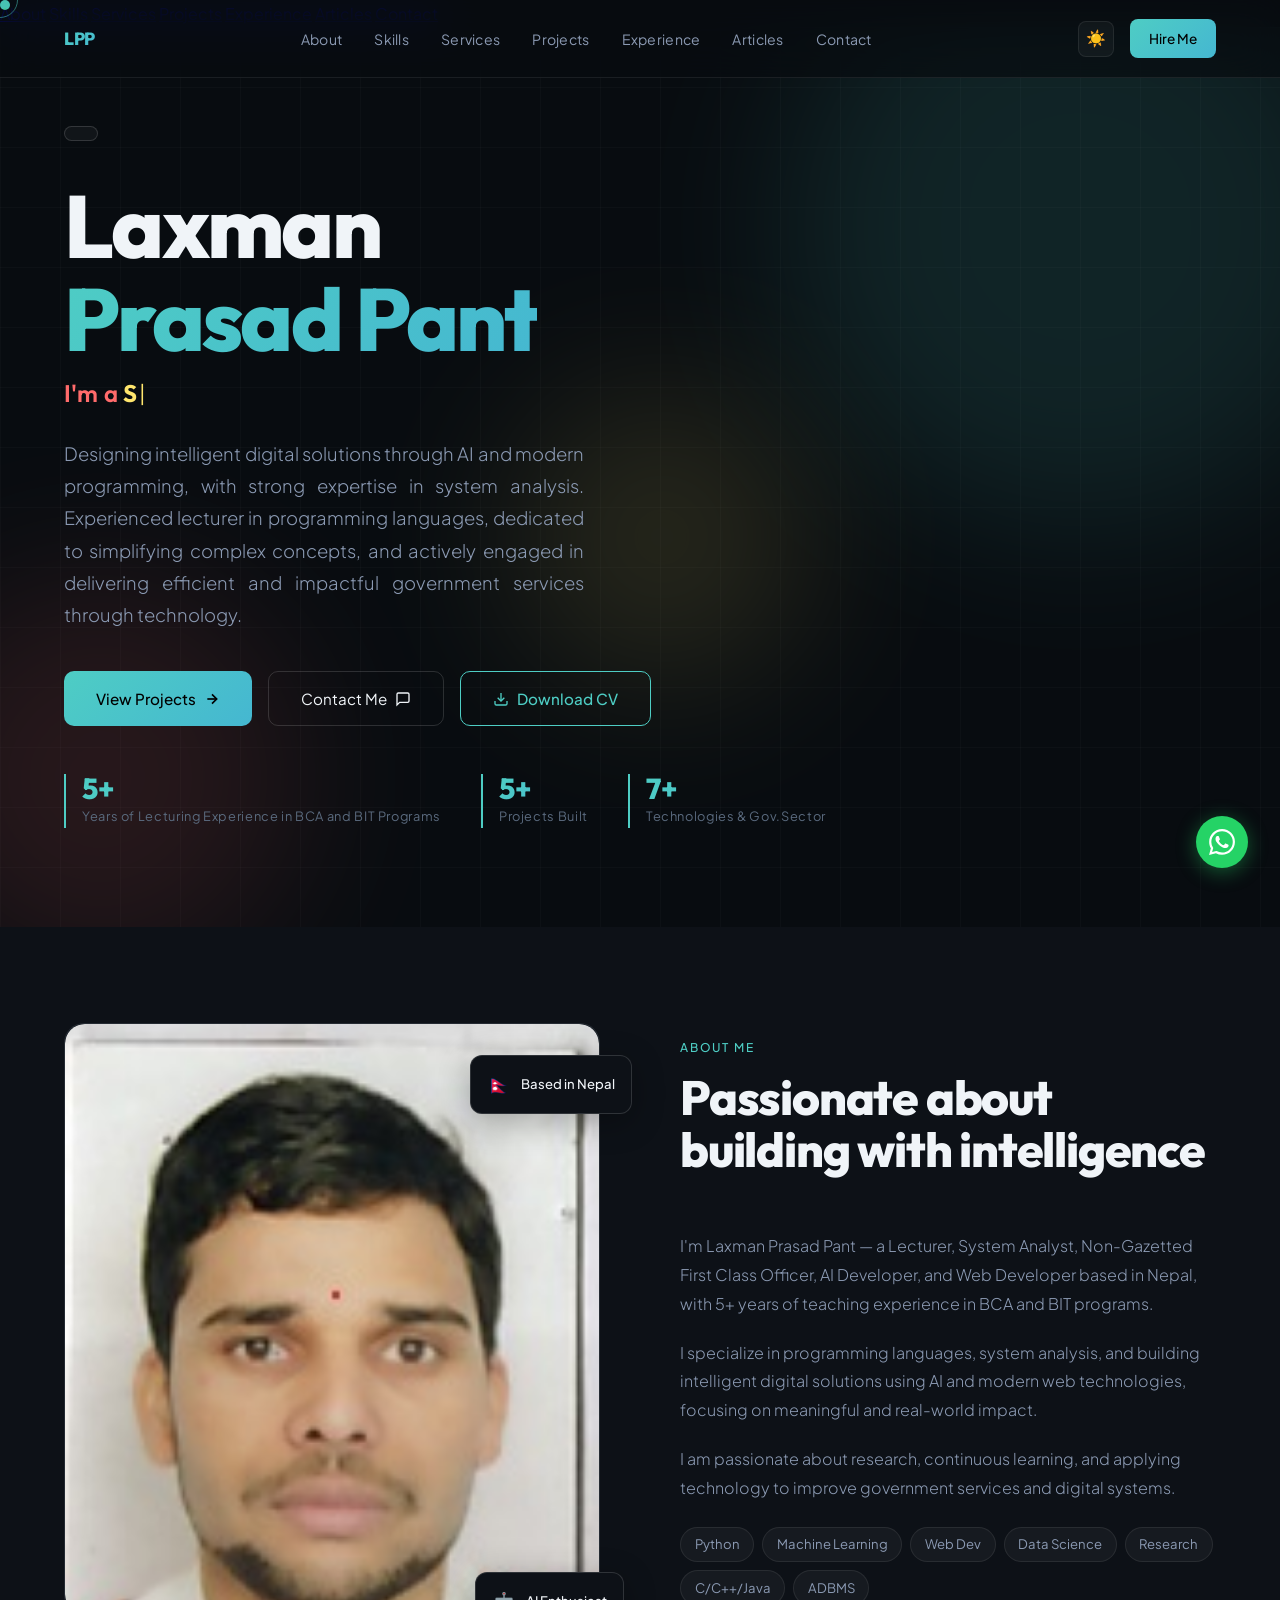
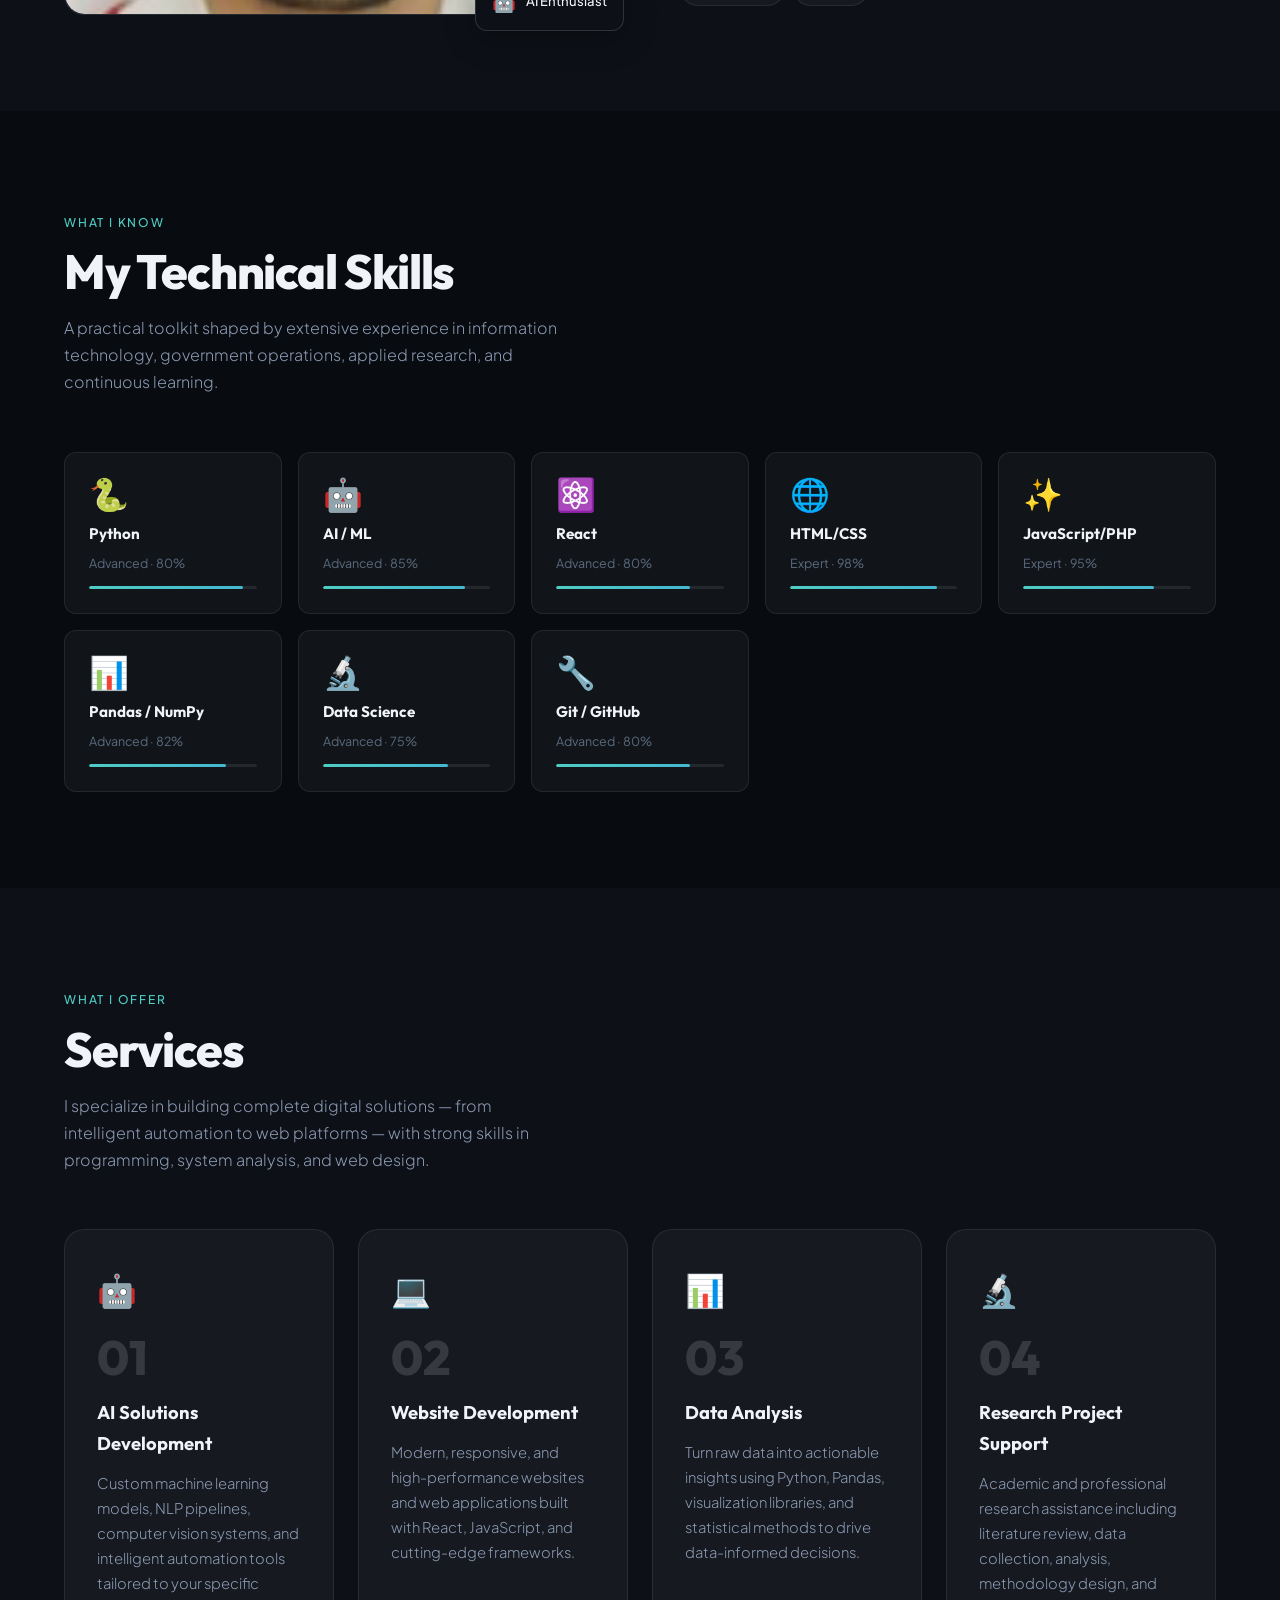
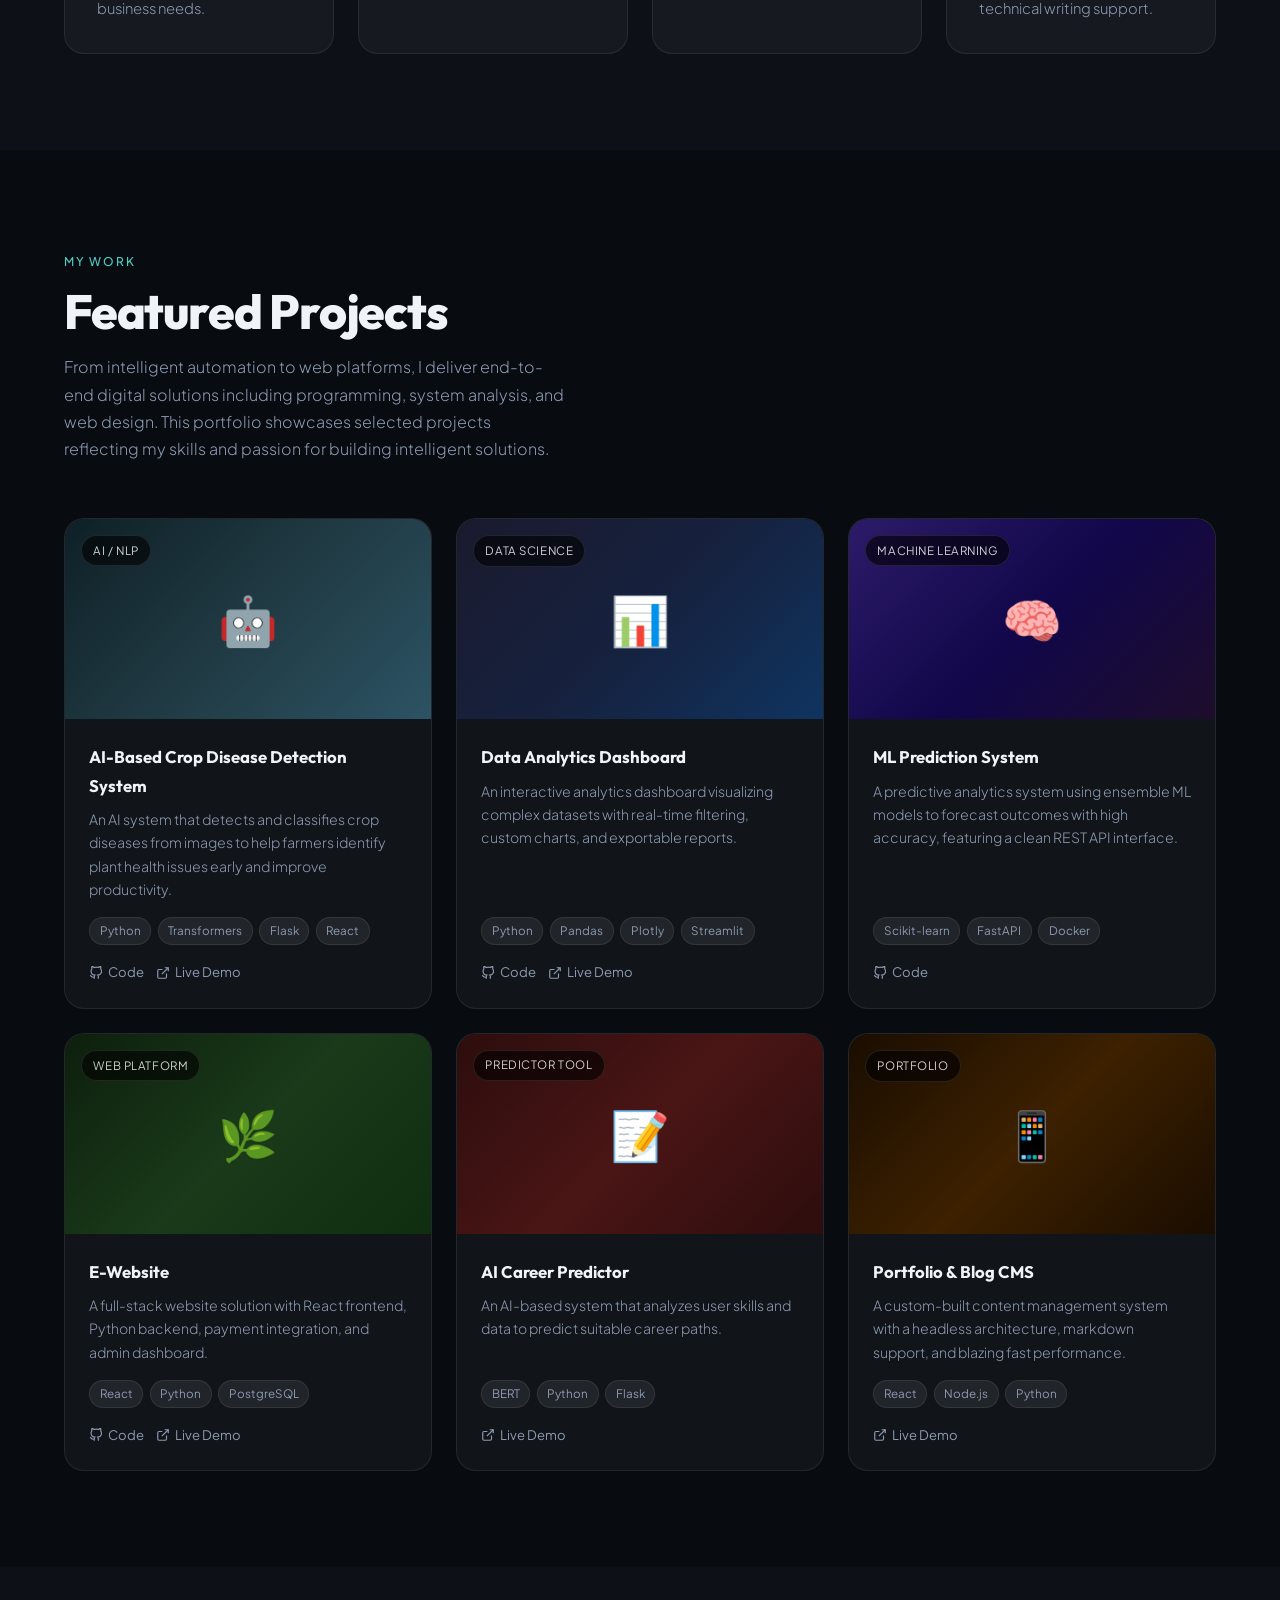
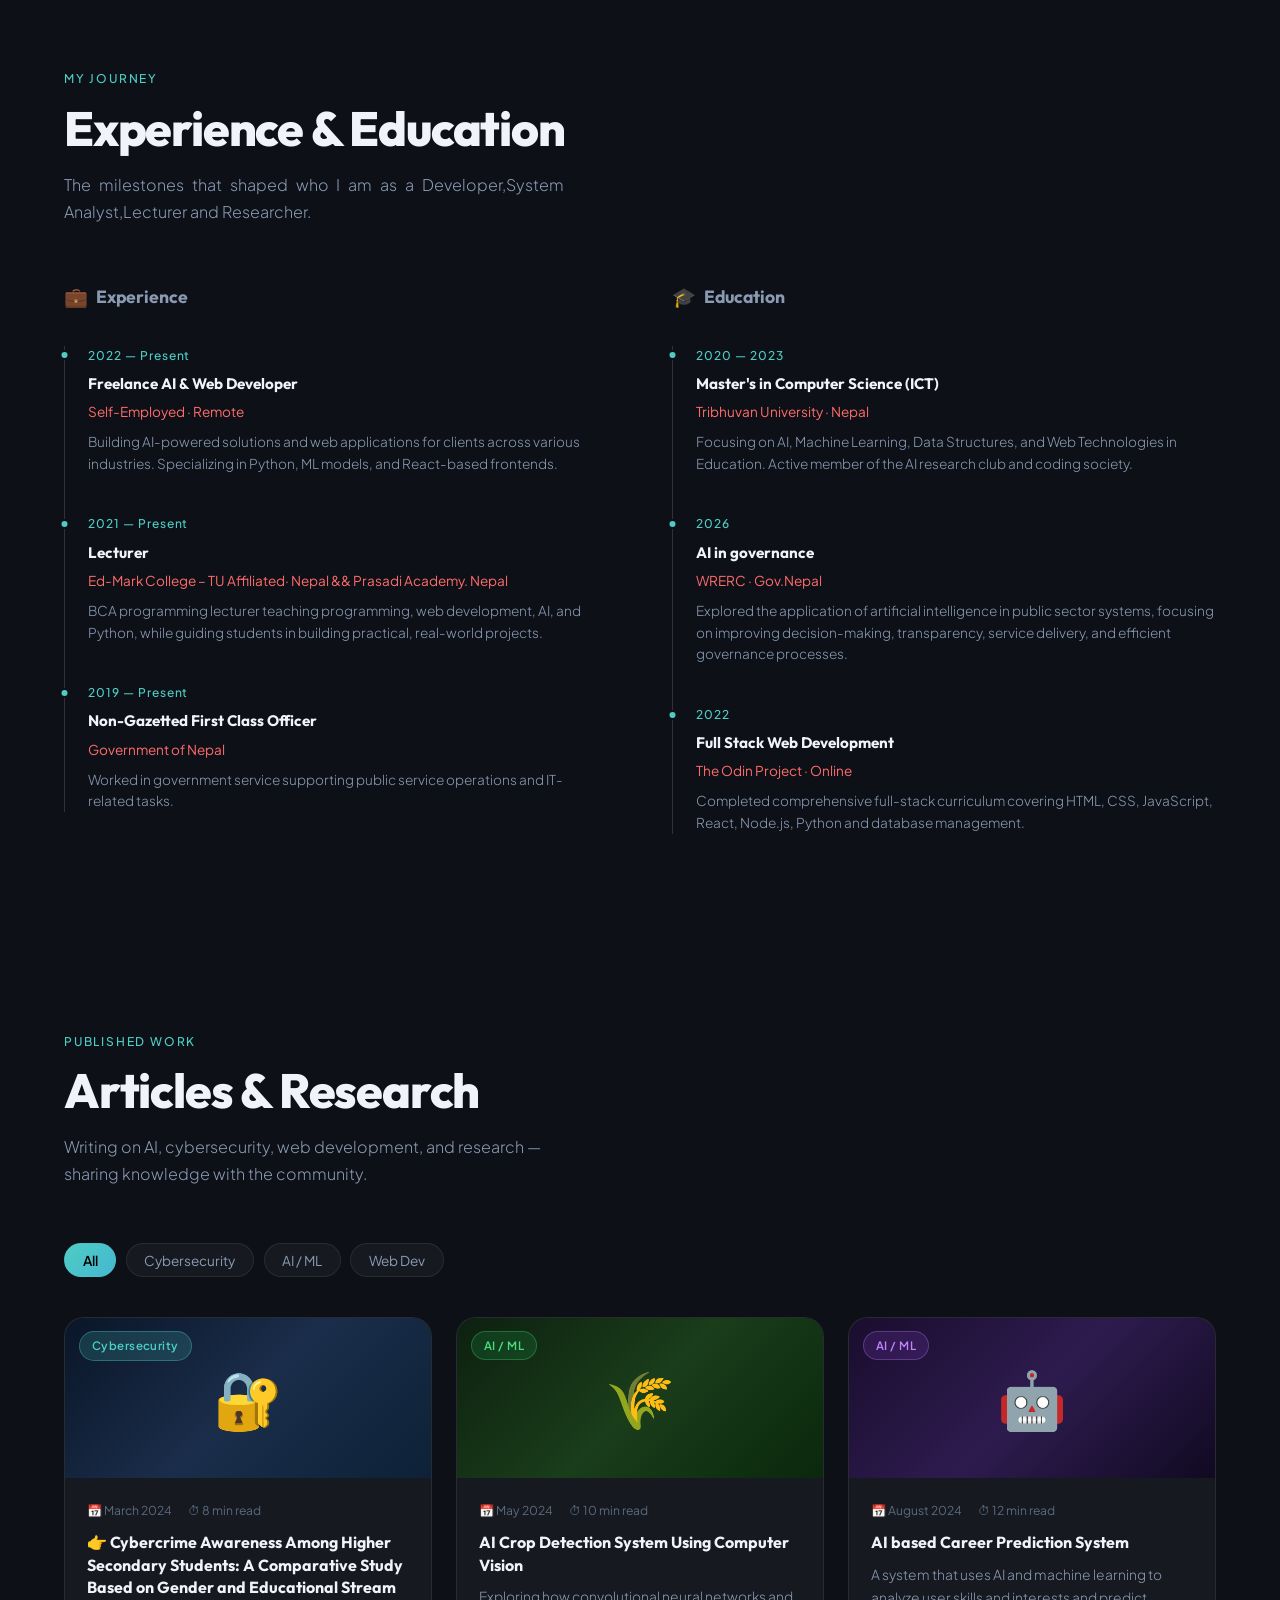
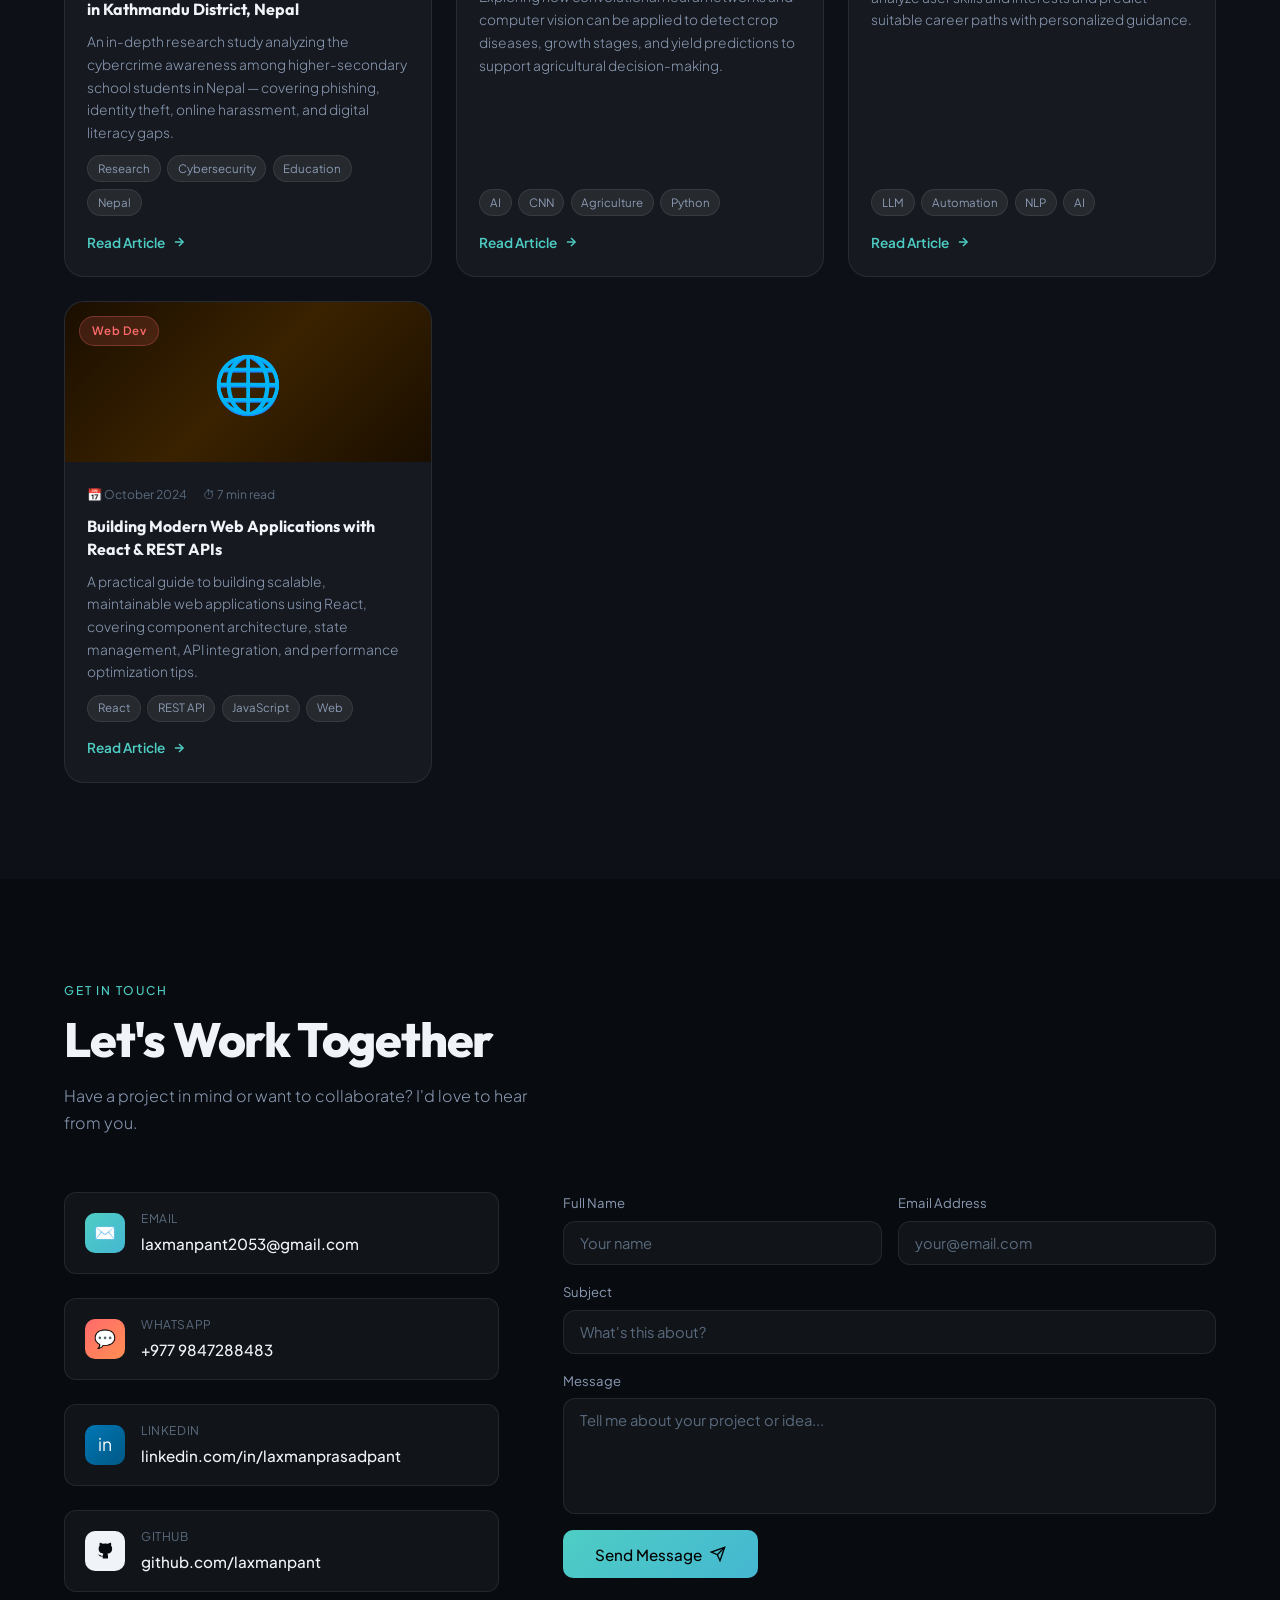
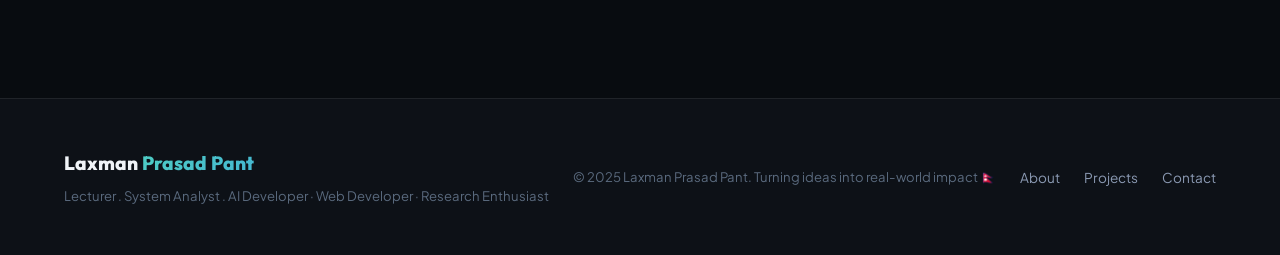
<file: index.html>
<!DOCTYPE html>
<html lang="en">
<head>
<meta charset="UTF-8"/>
<meta name="viewport" content="width=device-width, initial-scale=1.0"/>
<title>Laxman Prasad Pant — AI Developer & Web Developer</title>
<meta name="description" content="Laxman Prasad Pant — AI Developer, Web Developer & Research Enthusiast. Building smart digital solutions with AI and code."/>
<meta name="keywords" content="Laxman Prasad Pant, AI Developer, Web Developer, Research Enthusiast, Python, Machine Learning, Nepal"/>
<meta property="og:title" content="Laxman Prasad Pant — AI Developer"/>
<meta property="og:description" content="Building smart digital solutions with AI and code."/>
<link rel="preconnect" href="https://fonts.googleapis.com"/>
<link rel="preconnect" href="https://fonts.gstatic.com" crossorigin/>
<link href="https://fonts.googleapis.com/css2?family=Plus+Jakarta+Sans:wght@300;400;500;600;700;800&family=Outfit:wght@300;400;500;600;700;800&display=swap" rel="stylesheet"/>
<style>
  :root {
    --bg: #080c10;
    --bg2: #0d1117;
    --bg3: #111820;
    --surface: rgba(255,255,255,0.04);
    --surface2: rgba(255,255,255,0.07);
    --border: rgba(255,255,255,0.08);
    --border2: rgba(255,255,255,0.14);
    --text: #f0f4f8;
    --text2: #8b9ab3;
    --text3: #5a6a7e;
    --accent: #4ECDC4;
    --accent2: #FF6B6B;
    --accent3: #FFE66D;
    --grad1: linear-gradient(135deg, #4ECDC4 0%, #45B7D1 100%);
    --grad2: linear-gradient(135deg, #FF6B6B 0%, #FF8E53 100%);
    --font-display: 'Outfit', sans-serif;
    --font-body: 'Plus Jakarta Sans', sans-serif;
    --r: 12px;
    --r2: 20px;
  }
  [data-theme="light"] {
    --bg: #f8fafc;
    --bg2: #ffffff;
    --bg3: #f1f5f9;
    --surface: rgba(0,0,0,0.04);
    --surface2: rgba(0,0,0,0.06);
    --border: rgba(0,0,0,0.08);
    --border2: rgba(0,0,0,0.14);
    --text: #0f1729;
    --text2: #4a5568;
    --text3: #94a3b8;
  }
  *, *::before, *::after { box-sizing: border-box; margin: 0; padding: 0; }
  html { scroll-behavior: smooth; }
  body {
    background: var(--bg);
    color: var(--text);
    font-family: var(--font-body);
    font-size: 16px;
    line-height: 1.7;
    overflow-x: hidden;
    transition: background 0.3s, color 0.3s;
  }

  /* CURSOR */
  .cursor {
    width: 10px; height: 10px;
    background: var(--accent);
    border-radius: 50%;
    position: fixed;
    pointer-events: none;
    z-index: 9999;
    transition: transform 0.15s ease, opacity 0.3s;
    mix-blend-mode: difference;
  }
  .cursor-follower {
    width: 36px; height: 36px;
    border: 1.5px solid var(--accent);
    border-radius: 50%;
    position: fixed;
    pointer-events: none;
    z-index: 9998;
    transition: transform 0.35s cubic-bezier(0.25, 1, 0.5, 1), opacity 0.3s;
    opacity: 0.5;
  }

  /* NAV */
  nav {
    position: fixed; top: 0; left: 0; right: 0; z-index: 1000;
    display: flex; align-items: center; justify-content: space-between;
    padding: 1.2rem 5vw;
    background: rgba(8,12,16,0.7);
    backdrop-filter: blur(20px);
    border-bottom: 1px solid var(--border);
    transition: all 0.3s;
  }
  [data-theme="light"] nav { background: rgba(248,250,252,0.8); }
  .nav-logo {
    font-family: var(--font-display);
    font-weight: 800;
    font-size: 1.1rem;
    letter-spacing: -0.02em;
    background: var(--grad1);
    -webkit-background-clip: text;
    -webkit-text-fill-color: transparent;
    background-clip: text;
    text-decoration: none;
  }
  .nav-links { display: flex; gap: 2rem; list-style: none; }
  .nav-links a {
    color: var(--text2); text-decoration: none;
    font-size: 0.88rem; font-weight: 400; letter-spacing: 0.02em;
    transition: color 0.2s;
  }
  .nav-links a:hover { color: var(--accent); }
  .nav-right { display: flex; align-items: center; gap: 1rem; }
  .theme-btn {
    background: var(--surface); border: 1px solid var(--border);
    color: var(--text2); border-radius: 8px;
    width: 36px; height: 36px;
    display: flex; align-items: center; justify-content: center;
    cursor: pointer; font-size: 1rem; transition: all 0.2s;
  }
  .theme-btn:hover { border-color: var(--accent); color: var(--accent); }
  .nav-cta {
    background: var(--grad1); color: #000;
    border: none; padding: 0.5rem 1.2rem;
    border-radius: 8px; font-family: var(--font-body);
    font-size: 0.85rem; font-weight: 500;
    cursor: pointer; text-decoration: none;
    transition: opacity 0.2s, transform 0.2s;
  }
  .nav-cta:hover { opacity: 0.85; transform: translateY(-1px); }
  .hamburger { display: none; flex-direction: column; gap: 5px; cursor: pointer; background: none; border: none; }
  .hamburger span { width: 22px; height: 1.5px; background: var(--text); display: block; transition: all 0.3s; }

  /* DOWNLOAD CV BTN */
  .btn-download {
    background: transparent;
    color: var(--text);
    padding: 0.85rem 2rem;
    border-radius: 10px;
    font-family: var(--font-body);
    font-weight: 500;
    font-size: 0.95rem;
    text-decoration: none;
    display: inline-flex;
    align-items: center;
    gap: 0.5rem;
    border: 1px solid var(--accent);
    color: var(--accent);
    transition: all 0.2s;
  }
  .btn-download:hover {
    background: var(--accent);
    color: #000;
    transform: translateY(-2px);
  }
  /* REAL PHOTO */
  .about-real-img {
    position: absolute;
    inset: 0;
    width: 100%;
    height: 100%;
    object-fit: cover;
    object-position: center top;
    border-radius: var(--r2);
  }

  /* SECTIONS */
  section { padding: 6rem 5vw; }

  /* HERO */
  #hero {
    min-height: 100vh;
    display: flex; align-items: center;
    padding: 0 5vw;
    position: relative;
    overflow: hidden;
  }
  .hero-bg {
    position: absolute; inset: 0; pointer-events: none;
    overflow: hidden;
  }
  .orb {
    position: absolute; border-radius: 50%;
    filter: blur(80px); opacity: 0.12;
  }
  .orb1 { width: 600px; height: 600px; background: #4ECDC4; top: -100px; right: -100px; animation: drift1 12s ease-in-out infinite; }
  .orb2 { width: 400px; height: 400px; background: #FF6B6B; bottom: -50px; left: -100px; animation: drift2 14s ease-in-out infinite; }
  .orb3 { width: 300px; height: 300px; background: #FFE66D; top: 40%; left: 40%; animation: drift3 10s ease-in-out infinite; }
  @keyframes drift1 { 0%,100%{transform:translate(0,0)} 50%{transform:translate(-40px,40px)} }
  @keyframes drift2 { 0%,100%{transform:translate(0,0)} 50%{transform:translate(40px,-30px)} }
  @keyframes drift3 { 0%,100%{transform:translate(0,0)} 50%{transform:translate(-20px,20px)} }

  .grid-lines {
    position: absolute; inset: 0;
    background-image: linear-gradient(rgba(255,255,255,0.02) 1px, transparent 1px),
                      linear-gradient(90deg, rgba(255,255,255,0.02) 1px, transparent 1px);
    background-size: 60px 60px;
  }
  [data-theme="light"] .grid-lines {
    background-image: linear-gradient(rgba(0,0,0,0.04) 1px, transparent 1px),
                      linear-gradient(90deg, rgba(0,0,0,0.04) 1px, transparent 1px);
  }

  .hero-content { position: relative; z-index: 1; max-width: 800px; }
  .hero-badge {
    display: inline-flex; align-items: center; gap: 0.5rem;
    background: var(--surface); border: 1px solid var(--border2);
    padding: 0.4rem 1rem; border-radius: 100px;
    font-size: 0.8rem; color: var(--text2); margin-bottom: 2rem;
    letter-spacing: 0.05em; text-transform: uppercase;
  }
  .badge-dot { width: 6px; height: 6px; border-radius: 50%; background: var(--accent); animation: pulse-dot 2s ease-in-out infinite; }
  @keyframes pulse-dot { 0%,100%{opacity:1;transform:scale(1)} 50%{opacity:0.5;transform:scale(1.4)} }

  .hero-name {
    font-family: var(--font-display);
    font-size: clamp(2.8rem, 7vw, 5.5rem);
    font-weight: 800;
    line-height: 1.05;
    letter-spacing: -0.03em;
    margin-bottom: 0.5rem;
  }
  .hero-name-accent {
    background: var(--grad1);
    -webkit-background-clip: text; -webkit-text-fill-color: transparent;
    background-clip: text;
  }
  .hero-title {
    font-family: var(--font-display);
    font-size: clamp(1.1rem, 2.5vw, 1.5rem);
    font-weight: 600;
    color: var(--text2);
    margin-bottom: 1.5rem;
    letter-spacing: 0.01em;
  }
  .hero-title span { color: var(--accent2); }

  /* HERO TITLE TYPEWRITER ANIMATION */
  .ht-prefix { color: var(--text2); }
  .ht-word {
    color: var(--accent);
    font-weight: 700;
    display: inline-block;
    min-width: 2px;
  }
  .ht-cursor {
    display: inline-block;
    color: var(--accent);
    font-weight: 300;
    margin-left: 1px;
    animation: blink-cursor 0.75s step-end infinite;
  }
  @keyframes blink-cursor {
    0%, 100% { opacity: 1; }
    50%       { opacity: 0; }
  }
  @keyframes wordFadeIn {
    from { opacity: 0; transform: translateY(6px); }
    to   { opacity: 1; transform: translateY(0); }
  }
  .ht-word.anim-in { animation: wordFadeIn 0.35s ease forwards; }
  .hero-tagline {
    font-size: 1.15rem; color: var(--text2);
    max-width: 520px; margin-bottom: 2.5rem;
    font-weight: 300; line-height: 1.75;
  }
  .hero-ctas { display: flex; gap: 1rem; flex-wrap: wrap; margin-bottom: 3rem; }
  .btn-primary {
    background: var(--grad1); color: #000;
    padding: 0.85rem 2rem; border-radius: 10px;
    font-family: var(--font-body); font-weight: 500;
    font-size: 0.95rem; text-decoration: none;
    display: inline-flex; align-items: center; gap: 0.5rem;
    transition: transform 0.2s, opacity 0.2s; border: none; cursor: pointer;
  }
  .btn-primary:hover { transform: translateY(-2px); opacity: 0.9; }
  .btn-secondary {
    background: transparent; color: var(--text);
    padding: 0.85rem 2rem; border-radius: 10px;
    font-family: var(--font-body); font-weight: 400;
    font-size: 0.95rem; text-decoration: none;
    display: inline-flex; align-items: center; gap: 0.5rem;
    border: 1px solid var(--border2); transition: all 0.2s;
  }
  .btn-secondary:hover { border-color: var(--accent); color: var(--accent); transform: translateY(-2px); }
  .hero-stats { display: flex; gap: 2.5rem; flex-wrap: wrap; }
  .stat { border-left: 2px solid var(--accent); padding-left: 1rem; }
  .stat-num {
    font-family: var(--font-display); font-size: 1.8rem;
    font-weight: 800; line-height: 1;
    background: var(--grad1); -webkit-background-clip: text;
    -webkit-text-fill-color: transparent; background-clip: text;
  }
  .stat-label { font-size: 0.8rem; color: var(--text3); letter-spacing: 0.05em; margin-top: 0.2rem; }

  /* SECTION HEADERS */
  .section-tag {
    display: inline-block; font-size: 0.75rem;
    letter-spacing: 0.15em; text-transform: uppercase;
    color: var(--accent); margin-bottom: 0.75rem;
    font-weight: 500;
  }
  .section-title {
    font-family: var(--font-display);
    font-size: clamp(2rem, 4vw, 3rem);
    font-weight: 800; line-height: 1.1;
    letter-spacing: -0.025em; margin-bottom: 1rem;
  }
  .section-sub { color: var(--text2); max-width: 500px; font-size: 1rem; font-weight: 300; }
  .section-header { margin-bottom: 3.5rem; }

  /* ABOUT */
  #about { background: var(--bg2); }
  .about-grid { display: grid; grid-template-columns: 1fr 1fr; gap: 5rem; align-items: center; }
  .about-visual {
    position: relative;
  }
  .about-img-wrap {
    width: 100%; padding-bottom: 110%;
    position: relative; border-radius: var(--r2);
    overflow: hidden; background: var(--bg3);
    border: 1px solid var(--border);
  }
  .about-img-placeholder {
    position: absolute; inset: 0;
    display: flex; align-items: center; justify-content: center;
    flex-direction: column; gap: 1rem;
  }
  .avatar-initials {
    width: 100px; height: 100px;
    border-radius: 50%;
    background: var(--grad1);
    display: flex; align-items: center; justify-content: center;
    font-family: var(--font-display); font-size: 2rem;
    font-weight: 800; color: #000;
  }
  .about-img-placeholder p { color: var(--text3); font-size: 0.85rem; }
  .floating-badge {
    position: absolute; background: var(--bg2);
    border: 1px solid var(--border2); border-radius: var(--r);
    padding: 0.75rem 1rem;
    display: flex; align-items: center; gap: 0.6rem;
    font-size: 0.82rem; font-weight: 500;
    box-shadow: 0 8px 32px rgba(0,0,0,0.3);
    animation: float 4s ease-in-out infinite;
  }
  .floating-badge .ico { font-size: 1.2rem; }
  .fb1 { bottom: -1rem; right: -1.5rem; animation-delay: 0s; }
  .fb2 { top: 2rem; right: -2rem; animation-delay: 1.5s; }
  @keyframes float { 0%,100%{transform:translateY(0)} 50%{transform:translateY(-8px)} }

  .about-text p { color: var(--text2); margin-bottom: 1.25rem; font-weight: 300; line-height: 1.8; }
  .about-tags { display: flex; flex-wrap: wrap; gap: 0.5rem; margin-top: 1.5rem; }
  .tag {
    background: var(--surface); border: 1px solid var(--border);
    padding: 0.35rem 0.85rem; border-radius: 100px;
    font-size: 0.82rem; color: var(--text2);
    transition: all 0.2s;
  }
  .tag:hover { border-color: var(--accent); color: var(--accent); }

  /* SKILLS */
  #skills { background: var(--bg); }
  .skills-grid { display: grid; grid-template-columns: repeat(auto-fit, minmax(180px, 1fr)); gap: 1rem; }
  .skill-card {
    background: var(--surface);
    border: 1px solid var(--border);
    border-radius: var(--r);
    padding: 1.5rem;
    transition: all 0.3s;
    cursor: default;
  }
  .skill-card:hover {
    border-color: var(--accent);
    transform: translateY(-4px);
    background: var(--surface2);
  }
  .skill-icon { font-size: 2rem; margin-bottom: 0.75rem; line-height: 1; }
  .skill-name { font-family: var(--font-display); font-weight: 700; font-size: 0.95rem; margin-bottom: 0.4rem; }
  .skill-level { font-size: 0.78rem; color: var(--text3); margin-bottom: 0.75rem; }
  .skill-bar-bg { height: 3px; background: var(--border); border-radius: 2px; overflow: hidden; }
  .skill-bar-fill { height: 100%; background: var(--grad1); border-radius: 2px; transition: width 1.5s cubic-bezier(0.25,1,0.5,1); width: 0; }

  /* SERVICES */
  #services { background: var(--bg2); }
  .services-grid { display: grid; grid-template-columns: repeat(auto-fit, minmax(260px, 1fr)); gap: 1.5rem; }
  .service-card {
    background: var(--surface);
    border: 1px solid var(--border);
    border-radius: var(--r2);
    padding: 2rem;
    position: relative; overflow: hidden;
    transition: all 0.35s;
  }
  .service-card::before {
    content: '';
    position: absolute; top: 0; left: 0; right: 0; height: 2px;
    background: var(--grad1); transform: scaleX(0); transform-origin: left;
    transition: transform 0.35s;
  }
  .service-card:hover::before { transform: scaleX(1); }
  .service-card:hover { transform: translateY(-6px); border-color: var(--border2); }
  .service-num {
    font-family: var(--font-display); font-size: 3rem;
    font-weight: 800; color: var(--border2);
    line-height: 1; margin-bottom: 1rem;
    transition: color 0.3s;
  }
  .service-card:hover .service-num { color: var(--accent); }
  .service-title { font-family: var(--font-display); font-size: 1.15rem; font-weight: 700; margin-bottom: 0.75rem; }
  .service-desc { color: var(--text2); font-size: 0.92rem; line-height: 1.7; font-weight: 300; }
  .service-icon { font-size: 2rem; margin-bottom: 1rem; display: block; }

  /* PROJECTS */
  #projects { background: var(--bg); }
  .projects-grid { display: grid; grid-template-columns: repeat(auto-fit, minmax(320px, 1fr)); gap: 1.5rem; }
  .project-card {
    background: var(--surface);
    border: 1px solid var(--border);
    border-radius: var(--r2);
    overflow: hidden;
    transition: all 0.35s;
    display: flex; flex-direction: column;
  }
  .project-card:hover { transform: translateY(-6px); border-color: var(--border2); }
  .project-thumb {
    height: 200px; position: relative;
    overflow: hidden;
  }
  .project-thumb-inner {
    position: absolute; inset: 0;
    display: flex; align-items: center; justify-content: center;
    font-size: 3rem;
    transition: transform 0.4s;
  }
  .project-card:hover .project-thumb-inner { transform: scale(1.1); }
  .pt1 { background: linear-gradient(135deg, #0f2027, #203a43, #2c5364); }
  .pt2 { background: linear-gradient(135deg, #1a1a2e, #16213e, #0f3460); }
  .pt3 { background: linear-gradient(135deg, #2d1b69, #11074a, #1e0d2b); }
  .pt4 { background: linear-gradient(135deg, #0d1f0d, #1a3a1a, #0f2d0f); }
  .pt5 { background: linear-gradient(135deg, #2d0d0d, #4a1515, #2d0d0d); }
  .pt6 { background: linear-gradient(135deg, #1a0d00, #3d2100, #1a0d00); }
  .project-tag-overlay {
    position: absolute; top: 1rem; left: 1rem;
    background: rgba(0,0,0,0.6); backdrop-filter: blur(8px);
    padding: 0.3rem 0.7rem; border-radius: 100px;
    font-size: 0.72rem; color: rgba(255,255,255,0.8);
    letter-spacing: 0.05em; text-transform: uppercase;
    border: 1px solid rgba(255,255,255,0.1);
  }
  .project-body { padding: 1.5rem; flex: 1; display: flex; flex-direction: column; }
  .project-title { font-family: var(--font-display); font-size: 1.05rem; font-weight: 700; margin-bottom: 0.5rem; }
  .project-desc { color: var(--text2); font-size: 0.88rem; line-height: 1.65; flex: 1; margin-bottom: 1rem; font-weight: 300; }
  .project-techs { display: flex; flex-wrap: wrap; gap: 0.4rem; margin-bottom: 1rem; }
  .tech-pill {
    background: var(--surface2); padding: 0.2rem 0.6rem;
    border-radius: 100px; font-size: 0.73rem; color: var(--text2);
    border: 1px solid var(--border);
  }
  .project-links { display: flex; gap: 0.75rem; }
  .proj-link {
    font-size: 0.82rem; color: var(--text2); text-decoration: none;
    display: flex; align-items: center; gap: 0.3rem;
    transition: color 0.2s;
  }
  .proj-link:hover { color: var(--accent); }
  .proj-link svg { width: 14px; height: 14px; }

  /* EXPERIENCE / EDUCATION */
  #experience { background: var(--bg2); }
  .exp-grid { display: grid; grid-template-columns: 1fr 1fr; gap: 4rem; }
  .exp-col-title { font-family: var(--font-display); font-size: 1.1rem; font-weight: 700; margin-bottom: 2rem; color: var(--text2); display: flex; align-items: center; gap: 0.5rem; }
  .exp-col-title span { color: var(--accent); font-size: 1.2rem; }
  .timeline { position: relative; padding-left: 1.5rem; }
  .timeline::before {
    content: '';
    position: absolute; left: 0; top: 0; bottom: 0;
    width: 1px; background: var(--border2);
  }
  .tl-item { position: relative; padding-bottom: 2.5rem; }
  .tl-item:last-child { padding-bottom: 0; }
  .tl-dot {
    position: absolute; left: -1.5rem; top: 0.3rem;
    width: 10px; height: 10px; border-radius: 50%;
    background: var(--accent); border: 2px solid var(--bg2);
    transform: translateX(-4.5px);
  }
  .tl-year {
    font-size: 0.75rem; color: var(--accent);
    letter-spacing: 0.08em; font-weight: 500;
    margin-bottom: 0.3rem;
  }
  .tl-title { font-family: var(--font-display); font-weight: 700; font-size: 0.95rem; margin-bottom: 0.2rem; }
  .tl-place { font-size: 0.85rem; color: var(--accent2); margin-bottom: 0.5rem; }
  .tl-desc { font-size: 0.85rem; color: var(--text2); line-height: 1.6; font-weight: 300; }

  /* CONTACT */
  #contact { background: var(--bg); }
  .contact-wrap { display: grid; grid-template-columns: 1fr 1.5fr; gap: 4rem; align-items: start; }
  .contact-info { display: flex; flex-direction: column; gap: 1.5rem; }
  .contact-item {
    display: flex; align-items: center; gap: 1rem;
    padding: 1rem 1.25rem;
    background: var(--surface); border: 1px solid var(--border);
    border-radius: var(--r); text-decoration: none; color: var(--text);
    transition: all 0.25s;
  }
  .contact-item:hover { border-color: var(--accent); transform: translateX(4px); }
  .contact-ico {
    width: 40px; height: 40px; border-radius: 10px;
    background: var(--grad1); display: flex; align-items: center;
    justify-content: center; font-size: 1.1rem; color: #000; flex-shrink: 0;
  }
  .contact-ico.red { background: var(--grad2); }
  .contact-ico.gh { background: var(--text); }
  .contact-ico.li { background: linear-gradient(135deg,#0077b5,#005885); color: #fff; }
  .contact-label { font-size: 0.75rem; color: var(--text3); margin-bottom: 0.1rem; text-transform: uppercase; letter-spacing: 0.05em; }
  .contact-val { font-weight: 500; font-size: 0.95rem; }

  .contact-form { display: flex; flex-direction: column; gap: 1rem; }
  .form-row { display: grid; grid-template-columns: 1fr 1fr; gap: 1rem; }
  .form-group { display: flex; flex-direction: column; gap: 0.4rem; }
  .form-group label { font-size: 0.82rem; color: var(--text2); font-weight: 400; }
  .form-group input, .form-group textarea {
    background: var(--surface); border: 1px solid var(--border);
    color: var(--text); border-radius: var(--r);
    padding: 0.75rem 1rem; font-family: var(--font-body); font-size: 0.92rem;
    outline: none; transition: border-color 0.2s;
    resize: none;
  }
  .form-group input:focus, .form-group textarea:focus { border-color: var(--accent); }
  .form-group input::placeholder, .form-group textarea::placeholder { color: var(--text3); }
  .form-submit {
    background: var(--grad1); color: #000;
    border: none; padding: 0.9rem 2rem;
    border-radius: 10px; font-family: var(--font-body);
    font-size: 0.95rem; font-weight: 500; cursor: pointer;
    display: flex; align-items: center; gap: 0.5rem;
    transition: opacity 0.2s, transform 0.2s; align-self: flex-start;
  }
  .form-submit:hover { opacity: 0.85; transform: translateY(-2px); }
  .form-note { font-size: 0.8rem; color: var(--text3); margin-top: 0.5rem; }

  /* FOOTER */
  footer {
    background: var(--bg2); border-top: 1px solid var(--border);
    padding: 3rem 5vw;
    display: flex; align-items: center; justify-content: space-between;
    flex-wrap: wrap; gap: 1rem;
  }
  .footer-left { font-family: var(--font-display); font-weight: 800; font-size: 1.2rem; }
  .footer-left span { background: var(--grad1); -webkit-background-clip: text; -webkit-text-fill-color: transparent; background-clip: text; }
  .footer-copy { font-size: 0.82rem; color: var(--text3); }
  .footer-links { display: flex; gap: 1.5rem; }
  .footer-links a { color: var(--text2); text-decoration: none; font-size: 0.85rem; transition: color 0.2s; }
  .footer-links a:hover { color: var(--accent); }

  /* ARTICLES */
  #articles { background: var(--bg2); }
  .article-filters {
    display: flex; gap: 0.6rem; flex-wrap: wrap; margin-bottom: 2.5rem;
  }
  .art-filter {
    background: var(--surface); border: 1px solid var(--border);
    color: var(--text2); padding: 0.45rem 1.1rem;
    border-radius: 100px; font-family: var(--font-body);
    font-size: 0.85rem; cursor: pointer;
    transition: all 0.22s;
  }
  .art-filter:hover { border-color: var(--accent); color: var(--accent); }
  .art-filter.active {
    background: var(--grad1); border-color: transparent;
    color: #000; font-weight: 600;
  }
  .articles-grid {
    display: grid;
    grid-template-columns: repeat(auto-fit, minmax(280px, 1fr));
    gap: 1.5rem;
  }
  .article-card {
    background: var(--surface); border: 1px solid var(--border);
    border-radius: var(--r2); overflow: hidden;
    display: flex; flex-direction: column;
    transition: all 0.35s;
  }
  .article-card:hover { transform: translateY(-6px); border-color: var(--border2); }
  .article-card.hidden { display: none; }
  .article-thumb {
    height: 160px; position: relative; overflow: hidden;
    display: flex; align-items: center; justify-content: center;
  }
  .article-thumb-inner { font-size: 3.5rem; transition: transform 0.4s; }
  .article-card:hover .article-thumb-inner { transform: scale(1.12); }
  .art-t1 { background: linear-gradient(135deg,#0a1628,#1a2d4a,#0d2137); }
  .art-t2 { background: linear-gradient(135deg,#0d2010,#1a3d1a,#0a280d); }
  .art-t3 { background: linear-gradient(135deg,#1a0d2e,#2d1b4e,#110a22); }
  .art-t4 { background: linear-gradient(135deg,#1a0e00,#3a2200,#1a0e00); }
  .article-cat-badge {
    position: absolute; top: 0.85rem; left: 0.85rem;
    background: rgba(78,205,196,0.18); color: var(--accent);
    border: 1px solid rgba(78,205,196,0.35);
    padding: 0.25rem 0.75rem; border-radius: 100px;
    font-size: 0.72rem; font-weight: 600; letter-spacing: 0.04em;
    backdrop-filter: blur(6px);
  }
  .article-cat-badge.green { background: rgba(34,197,94,0.15); color: #4ade80; border-color: rgba(74,222,128,0.3); }
  .article-cat-badge.purple { background: rgba(168,85,247,0.15); color: #c084fc; border-color: rgba(192,132,252,0.3); }
  .article-cat-badge.coral { background: rgba(255,107,107,0.15); color: var(--accent2); border-color: rgba(255,107,107,0.3); }
  .article-body { padding: 1.4rem; flex: 1; display: flex; flex-direction: column; gap: 0.65rem; }
  .article-meta { display: flex; gap: 1rem; }
  .article-date, .article-read { font-size: 0.76rem; color: var(--text3); }
  .article-title {
    font-family: var(--font-display); font-size: 1rem;
    font-weight: 700; line-height: 1.4;
    transition: color 0.2s;
  }
  .article-card:hover .article-title { color: var(--accent); }
  .article-excerpt { font-size: 0.86rem; color: var(--text2); line-height: 1.65; font-weight: 300; flex: 1; }
  .article-tags { display: flex; flex-wrap: wrap; gap: 0.4rem; }
  .art-tag {
    background: var(--surface2); border: 1px solid var(--border);
    padding: 0.18rem 0.6rem; border-radius: 100px;
    font-size: 0.72rem; color: var(--text2);
  }
  .article-read-btn {
    display: inline-flex; align-items: center; gap: 0.4rem;
    color: var(--accent); font-size: 0.85rem; font-weight: 600;
    text-decoration: none; margin-top: 0.25rem;
    transition: gap 0.2s;
  }
  .article-read-btn:hover { gap: 0.7rem; }

  .reveal { opacity: 0; transform: translateY(30px); transition: opacity 0.7s ease, transform 0.7s ease; }
  .reveal.visible { opacity: 1; transform: none; }
  .reveal-delay-1 { transition-delay: 0.1s; }
  .reveal-delay-2 { transition-delay: 0.2s; }
  .reveal-delay-3 { transition-delay: 0.3s; }
  .reveal-delay-4 { transition-delay: 0.4s; }

  /* MOBILE */
  @media (max-width: 768px) {
    nav .nav-links { display: none; }
    .hamburger { display: flex; }
    .mobile-menu {
      display: none; position: fixed; inset: 0; top: 60px;
      background: var(--bg2); z-index: 999; padding: 2rem;
      flex-direction: column; gap: 1.5rem;
    }
    .mobile-menu.open { display: flex; }
    .mobile-menu a { color: var(--text); text-decoration: none; font-size: 1.3rem; font-family: var(--font-display); font-weight: 700; }
    .about-grid { grid-template-columns: 1fr; gap: 2rem; }
    .exp-grid { grid-template-columns: 1fr; gap: 2rem; }
    .contact-wrap { grid-template-columns: 1fr; }
    .form-row { grid-template-columns: 1fr; }
    .hero-stats { gap: 1.5rem; }
    .cursor, .cursor-follower { display: none; }
    section { padding: 4rem 1.2rem; }
    nav { padding: 1rem 1.2rem; }
    footer { flex-direction: column; text-align: center; }
  }

  /* WHATSAPP BTN */
  .wa-float {
    position: fixed; bottom: 2rem; right: 2rem; z-index: 100;
    width: 52px; height: 52px; border-radius: 50%;
    background: #25d366; display: flex; align-items: center;
    justify-content: center; box-shadow: 0 4px 20px rgba(37,211,102,0.4);
    text-decoration: none; transition: transform 0.2s;
  }
  .wa-float:hover { transform: scale(1.1); }
  .wa-float svg { width: 26px; height: 26px; fill: #fff; }

  /* SCROLL TO TOP */
  .scroll-top {
    position: fixed; bottom: 2rem; left: 2rem; z-index: 100;
    width: 44px; height: 44px; border-radius: 50%;
    background: var(--surface); border: 1px solid var(--border2);
    display: flex; align-items: center; justify-content: center;
    cursor: pointer; transition: all 0.2s; opacity: 0; pointer-events: none;
    color: var(--text2);
  }
  .scroll-top.visible { opacity: 1; pointer-events: all; }
  .scroll-top:hover { background: var(--accent); color: #000; border-color: transparent; transform: translateY(-2px); }

  /* ACTIVE NAV */
  .nav-links a.active { color: var(--accent); }
</style>
</head>
<body>

<!-- CURSOR -->
<div class="cursor" id="cursor"></div>
<div class="cursor-follower" id="cursorFollower"></div>

<!-- NAV -->
<nav id="mainNav">
  <a class="nav-logo" href="#hero">LPP</a>
  <ul class="nav-links" id="navLinks">
    <li><a href="#about">About</a></li>
    <li><a href="#skills">Skills</a></li>
    <li><a href="#services">Services</a></li>
    <li><a href="#projects">Projects</a></li>
    <li><a href="#experience">Experience</a></li>
    <li><a href="#articles">Articles</a></li>
    <li><a href="#contact">Contact</a></li>
  </ul>
  <div class="nav-right">
    <button class="theme-btn" id="themeToggle" aria-label="Toggle theme">☀️</button>
    <a href="#contact" class="nav-cta">Hire Me</a>
    <button class="hamburger" id="hamburger" aria-label="Menu">
      <span></span><span></span><span></span>
    </button>
  </div>
</nav>

<!-- MOBILE MENU -->
<div class="mobile-menu" id="mobileMenu">
  <a href="#about" onclick="closeMobile()">About</a>
  <a href="#skills" onclick="closeMobile()">Skills</a>
  <a href="#services" onclick="closeMobile()">Services</a>
  <a href="#projects" onclick="closeMobile()">Projects</a>
  <a href="#experience" onclick="closeMobile()">Experience</a>
  <a href="#articles" onclick="closeMobile()">Articles</a>
  <a href="#contact" onclick="closeMobile()">Contact</a>
</div>

<!-- HERO -->
<section id="hero">
  <div class="hero-bg">
    <div class="grid-lines"></div>
    <div class="orb orb1"></div>
    <div class="orb orb2"></div>
    <div class="orb orb3"></div>
  </div>
  <div class="hero-content">
    <div class="hero-badge">
    </div>
    <h1 class="hero-name">
      <span>Laxman</span><br>
      <span class="hero-name-accent">Prasad Pant</span>
    </h1>
    <p class="hero-title" id="heroTitle">
      <span class="ht-prefix">I'm a </span><span class="ht-word active" id="htWord"></span><span class="ht-cursor">|</span>
    </p>
    <p class="hero-tagline" style="text-align: justify;">
      Designing intelligent digital solutions through AI and modern programming, with strong expertise in system analysis. Experienced lecturer in programming languages, dedicated to simplifying complex concepts, and actively engaged in delivering efficient and impactful government services through technology.

    </p>
    <div class="hero-ctas">
      <a href="#projects" class="btn-primary">
        View Projects
        <svg width="16" height="16" viewBox="0 0 24 24" fill="none" stroke="currentColor" stroke-width="2.5"><line x1="5" y1="12" x2="19" y2="12"/><polyline points="12 5 19 12 12 19"/></svg>
      </a>
      <a href="#contact" class="btn-secondary">
        Contact Me
        <svg width="16" height="16" viewBox="0 0 24 24" fill="none" stroke="currentColor" stroke-width="2"><path d="M21 15a2 2 0 0 1-2 2H7l-4 4V5a2 2 0 0 1 2-2h14a2 2 0 0 1 2 2z"/></svg>
      </a>
      <a href="https://drive.google.com/file/d/1aed1D47iTAmU0eCXenBQFVJXMmtI-pJA/view?usp=drivesdk" class="btn-download" id="downloadCvBtn" target="_blank" rel="noopener noreferrer">
        <svg width="16" height="16" viewBox="0 0 24 24" fill="none" stroke="currentColor" stroke-width="2"><path d="M21 15v4a2 2 0 0 1-2 2H5a2 2 0 0 1-2-2v-4"/><polyline points="7 10 12 15 17 10"/><line x1="12" y1="15" x2="12" y2="3"/></svg>
        Download CV
      </a>
    </div>
    <div class="hero-stats">
      <div class="stat">
        <div class="stat-num">5+</div>
        <div class="stat-label">Years of Lecturing Experience in BCA and BIT Programs</div>
      </div>
      <div class="stat">
        <div class="stat-num">5+</div>
        <div class="stat-label">Projects Built</div>
      </div>
      <div class="stat">
        <div class="stat-num">7+</div>
        <div class="stat-label">Technologies & Gov.Sector</div>
      </div>
    </div>
  </div>
</section>

<!-- ABOUT -->
<section id="about">
  <div class="about-grid">
    <div class="about-visual reveal">
      <div class="about-img-wrap">
        <img src="[data-uri]" alt="Laxman Prasad Pant" class="about-real-img"/>
      </div>
      <div class="floating-badge fb1">
        <span class="ico">🤖</span>
        <span>AI Enthusiast</span>
      </div>
      <div class="floating-badge fb2">
        <span class="ico">🇳🇵</span>
        <span>Based in Nepal</span>
      </div>
    </div>
    <div class="about-text">
      <div class="section-header reveal">
        <span class="section-tag">About Me</span>
        <h2 class="section-title">Passionate about building with intelligence</h2>
      </div>
      <div class="reveal reveal-delay-1">
        <p>I'm Laxman Prasad Pant — a Lecturer, System Analyst, Non-Gazetted First Class Officer, AI Developer, and Web Developer based in Nepal, with 5+ years of teaching experience in BCA and BIT programs.</p>

<p>I specialize in programming languages, system analysis, and building intelligent digital solutions using AI and modern web technologies, focusing on meaningful and real-world impact.</p>

<p>I am passionate about research, continuous learning, and applying technology to improve government services and digital systems.</p>

        <div class="about-tags">
          <span class="tag">Python</span>
          <span class="tag">Machine Learning</span>
          <span class="tag">Web Dev</span>
          <span class="tag">Data Science</span>
          <span class="tag">Research</span>
          <span class="tag">C/C++/Java</span>
          <span class="tag">ADBMS</span>
        </div>
      </div>
    </div>
  </div>
</section>

<!-- SKILLS -->
<section id="skills">
  <div class="section-header reveal">
    <span class="section-tag">What I Know</span>
    <h2 class="section-title">My Technical Skills</h2>
    <p class="section-sub">A practical toolkit shaped by extensive experience in information technology, government operations, applied research, and continuous learning.</p>
  </div>
  <div class="skills-grid">
    <div class="skill-card reveal" data-level="92">
      <div class="skill-icon">🐍</div>
      <div class="skill-name">Python</div>
      <div class="skill-level">Advanced · 80%</div>
      <div class="skill-bar-bg"><div class="skill-bar-fill" data-width="92"></div></div>
    </div>
    <div class="skill-card reveal reveal-delay-1" data-level="85">
      <div class="skill-icon">🤖</div>
      <div class="skill-name">AI / ML</div>
      <div class="skill-level">Advanced · 85%</div>
      <div class="skill-bar-bg"><div class="skill-bar-fill" data-width="85"></div></div>
    </div>
    <div class="skill-card reveal reveal-delay-2" data-level="80">
      <div class="skill-icon">⚛️</div>
      <div class="skill-name">React</div>
      <div class="skill-level">Advanced · 80%</div>
      <div class="skill-bar-bg"><div class="skill-bar-fill" data-width="80"></div></div>
    </div>
    <div class="skill-card reveal reveal-delay-3" data-level="88">
      <div class="skill-icon">🌐</div>
      <div class="skill-name">HTML/CSS</div>
      <div class="skill-level">Expert · 98%</div>
      <div class="skill-bar-bg"><div class="skill-bar-fill" data-width="88"></div></div>
    </div>
    <div class="skill-card reveal" data-level="78">
      <div class="skill-icon">✨</div>
      <div class="skill-name">JavaScript/PHP</div>
      <div class="skill-level">Expert · 95%</div>
      <div class="skill-bar-bg"><div class="skill-bar-fill" data-width="78"></div></div>
    </div>
    <div class="skill-card reveal reveal-delay-1" data-level="82">
      <div class="skill-icon">📊</div>
      <div class="skill-name">Pandas / NumPy</div>
      <div class="skill-level">Advanced · 82%</div>
      <div class="skill-bar-bg"><div class="skill-bar-fill" data-width="82"></div></div>
    </div>
    <div class="skill-card reveal reveal-delay-2" data-level="75">
      <div class="skill-icon">🔬</div>
      <div class="skill-name">Data Science</div>
      <div class="skill-level">Advanced · 75%</div>
      <div class="skill-bar-bg"><div class="skill-bar-fill" data-width="75"></div></div>
    </div>
    <div class="skill-card reveal reveal-delay-3" data-level="80">
      <div class="skill-icon">🔧</div>
      <div class="skill-name">Git / GitHub</div>
      <div class="skill-level">Advanced · 80%</div>
      <div class="skill-bar-bg"><div class="skill-bar-fill" data-width="80"></div></div>
    </div>
  </div>
</section>

<!-- SERVICES -->
<section id="services">
  <div class="section-header reveal">
    <span class="section-tag">What I Offer</span>
    <h2 class="section-title">Services</h2>
    <p class="section-sub">I specialize in building complete digital solutions — from intelligent automation to web platforms — with strong skills in programming, system analysis, and web design.
</p>
  </div>
  <div class="services-grid">
    <div class="service-card reveal">
      <span class="service-icon">🤖</span>
      <div class="service-num">01</div>
      <div class="service-title">AI Solutions Development</div>
      <div class="service-desc">Custom machine learning models, NLP pipelines, computer vision systems, and intelligent automation tools tailored to your specific business needs.</div>
    </div>
    <div class="service-card reveal reveal-delay-1">
      <span class="service-icon">💻</span>
      <div class="service-num">02</div>
      <div class="service-title">Website Development</div>
      <div class="service-desc">Modern, responsive, and high-performance websites and web applications built with React, JavaScript, and cutting-edge frameworks.</div>
    </div>
    <div class="service-card reveal reveal-delay-2">
      <span class="service-icon">📊</span>
      <div class="service-num">03</div>
      <div class="service-title">Data Analysis</div>
      <div class="service-desc">Turn raw data into actionable insights using Python, Pandas, visualization libraries, and statistical methods to drive data-informed decisions.</div>
    </div>
    <div class="service-card reveal reveal-delay-3">
      <span class="service-icon">🔬</span>
      <div class="service-num">04</div>
      <div class="service-title">Research Project Support</div>
      <div class="service-desc">Academic and professional research assistance including literature review, data collection, analysis, methodology design, and technical writing support.</div>
    </div>
  </div>
</section>
<!-- PROJECTS -->
<section id="projects">
  <div class="section-header reveal">
    <span class="section-tag">My Work</span>
    <h2 class="section-title">Featured Projects</h2>
    <p class="section-sub">From intelligent automation to web platforms, I deliver end-to-end digital solutions including programming, system analysis, and web design. This portfolio showcases selected projects reflecting my skills and passion for building intelligent solutions.
</p>
  </div>
  <div class="projects-grid">
    <div class="project-card reveal">
      <div class="project-thumb pt1">
        <div class="project-thumb-inner">🤖</div>
        <span class="project-tag-overlay">AI / NLP</span>
      </div>
      <div class="project-body">
        <div class="project-title">AI-Based Crop Disease Detection System</div>
        <div class="project-desc">An AI system that detects and classifies crop diseases from images to help farmers identify plant health issues early and improve productivity.</div>
        <div class="project-techs">
          <span class="tech-pill">Python</span>
          <span class="tech-pill">Transformers</span>
          <span class="tech-pill">Flask</span>
          <span class="tech-pill">React</span>
        </div>
        <div class="project-links">
          <a href="#" class="proj-link">
            <svg viewBox="0 0 24 24" fill="none" stroke="currentColor" stroke-width="2"><path d="M9 19c-5 1.5-5-2.5-7-3m14 6v-3.87a3.37 3.37 0 0 0-.94-2.61c3.14-.35 6.44-1.54 6.44-7A5.44 5.44 0 0 0 20 4.77 5.07 5.07 0 0 0 19.91 1S18.73.65 16 2.48a13.38 13.38 0 0 0-7 0C6.27.65 5.09 1 5.09 1A5.07 5.07 0 0 0 5 4.77a5.44 5.44 0 0 0-1.5 3.78c0 5.42 3.3 6.61 6.44 7A3.37 3.37 0 0 0 9 18.13V22"/></svg>
            Code
          </a>
          <a href="crop.html" class="proj-link">
            <svg viewBox="0 0 24 24" fill="none" stroke="currentColor" stroke-width="2"><path d="M18 13v6a2 2 0 0 1-2 2H5a2 2 0 0 1-2-2V8a2 2 0 0 1 2-2h6"/><polyline points="15 3 21 3 21 9"/><line x1="10" y1="14" x2="21" y2="3"/></svg>
            Live Demo
          </a>
        </div>
      </div>
    </div>
    <div class="project-card reveal reveal-delay-1">
      <div class="project-thumb pt2">
        <div class="project-thumb-inner">📊</div>
        <span class="project-tag-overlay">Data Science</span>
      </div>
      <div class="project-body">
        <div class="project-title">Data Analytics Dashboard</div>
        <div class="project-desc">An interactive analytics dashboard visualizing complex datasets with real-time filtering, custom charts, and exportable reports.</div>
        <div class="project-techs">
          <span class="tech-pill">Python</span>
          <span class="tech-pill">Pandas</span>
          <span class="tech-pill">Plotly</span>
          <span class="tech-pill">Streamlit</span>
        </div>
        <div class="project-links">
          <a href="#" class="proj-link">
            <svg viewBox="0 0 24 24" fill="none" stroke="currentColor" stroke-width="2"><path d="M9 19c-5 1.5-5-2.5-7-3m14 6v-3.87a3.37 3.37 0 0 0-.94-2.61c3.14-.35 6.44-1.54 6.44-7A5.44 5.44 0 0 0 20 4.77 5.07 5.07 0 0 0 19.91 1S18.73.65 16 2.48a13.38 13.38 0 0 0-7 0C6.27.65 5.09 1 5.09 1A5.07 5.07 0 0 0 5 4.77a5.44 5.44 0 0 0-1.5 3.78c0 5.42 3.3 6.61 6.44 7A3.37 3.37 0 0 0 9 18.13V22"/></svg>
            Code
          </a>
          <a href="#" class="proj-link">
            <svg viewBox="0 0 24 24" fill="none" stroke="currentColor" stroke-width="2"><path d="M18 13v6a2 2 0 0 1-2 2H5a2 2 0 0 1-2-2V8a2 2 0 0 1 2-2h6"/><polyline points="15 3 21 3 21 9"/><line x1="10" y1="14" x2="21" y2="3"/></svg>
            Live Demo
          </a>
        </div>
      </div>
    </div>
    <div class="project-card reveal reveal-delay-2">
      <div class="project-thumb pt3">
        <div class="project-thumb-inner">🧠</div>
        <span class="project-tag-overlay">Machine Learning</span>
      </div>
      <div class="project-body">
        <div class="project-title">ML Prediction System</div>
        <div class="project-desc">A predictive analytics system using ensemble ML models to forecast outcomes with high accuracy, featuring a clean REST API interface.</div>
        <div class="project-techs">
          <span class="tech-pill">Scikit-learn</span>
          <span class="tech-pill">FastAPI</span>
          <span class="tech-pill">Docker</span>
        </div>
        <div class="project-links">
          <a href="#" class="proj-link">
            <svg viewBox="0 0 24 24" fill="none" stroke="currentColor" stroke-width="2"><path d="M9 19c-5 1.5-5-2.5-7-3m14 6v-3.87a3.37 3.37 0 0 0-.94-2.61c3.14-.35 6.44-1.54 6.44-7A5.44 5.44 0 0 0 20 4.77 5.07 5.07 0 0 0 19.91 1S18.73.65 16 2.48a13.38 13.38 0 0 0-7 0C6.27.65 5.09 1 5.09 1A5.07 5.07 0 0 0 5 4.77a5.44 5.44 0 0 0-1.5 3.78c0 5.42 3.3 6.61 6.44 7A3.37 3.37 0 0 0 9 18.13V22"/></svg>
            Code
          </a>
        </div>
      </div>
    </div>
    <div class="project-card reveal">
      <div class="project-thumb pt4">
        <div class="project-thumb-inner">🌿</div>
        <span class="project-tag-overlay">Web Platform</span>
      </div>
      <div class="project-body">
        <div class="project-title">E-Website</div>
        <div class="project-desc">A full-stack website solution with React frontend, Python backend, payment integration, and admin dashboard.</div>
        <div class="project-techs">
          <span class="tech-pill">React</span>
          <span class="tech-pill">Python</span>
          <span class="tech-pill">PostgreSQL</span>
        </div>
        <div class="project-links">
          <a href="#" class="proj-link">
            <svg viewBox="0 0 24 24" fill="none" stroke="currentColor" stroke-width="2"><path d="M9 19c-5 1.5-5-2.5-7-3m14 6v-3.87a3.37 3.37 0 0 0-.94-2.61c3.14-.35 6.44-1.54 6.44-7A5.44 5.44 0 0 0 20 4.77 5.07 5.07 0 0 0 19.91 1S18.73.65 16 2.48a13.38 13.38 0 0 0-7 0C6.27.65 5.09 1 5.09 1A5.07 5.07 0 0 0 5 4.77a5.44 5.44 0 0 0-1.5 3.78c0 5.42 3.3 6.61 6.44 7A3.37 3.37 0 0 0 9 18.13V22"/></svg>
            Code
          </a>
          <a href="allinone.html" class="proj-link">
            <svg viewBox="0 0 24 24" fill="none" stroke="currentColor" stroke-width="2"><path d="M18 13v6a2 2 0 0 1-2 2H5a2 2 0 0 1-2-2V8a2 2 0 0 1 2-2h6"/><polyline points="15 3 21 3 21 9"/><line x1="10" y1="14" x2="21" y2="3"/></svg>
            Live Demo
          </a>
        </div>
      </div>
    </div>
    <div class="project-card reveal reveal-delay-1">
      <div class="project-thumb pt5">
        <div class="project-thumb-inner">📝</div>
        <span class="project-tag-overlay">Predictor Tool</span>
      </div>
      <div class="project-body">
        <div class="project-title">AI Career Predictor</div>
        <div class="project-desc">An AI-based system that analyzes user skills and data to predict suitable career paths.</div>
        <div class="project-techs">
          <span class="tech-pill">BERT</span>
          <span class="tech-pill">Python</span>
          <span class="tech-pill">Flask</span>
        </div>
        <div class="project-links">
          <a href="career_predictor.html" class="proj-link">
            <svg viewBox="0 0 24 24" fill="none" stroke="currentColor" stroke-width="2"><path d="M18 13v6a2 2 0 0 1-2 2H5a2 2 0 0 1-2-2V8a2 2 0 0 1 2-2h6"/><polyline points="15 3 21 3 21 9"/><line x1="10" y1="14" x2="21" y2="3"/></svg>
            Live Demo
          </a>
        </div>
      </div>
    </div>
    <div class="project-card reveal reveal-delay-2">
      <div class="project-thumb pt6">
        <div class="project-thumb-inner">📱</div>
        <span class="project-tag-overlay">Portfolio</span>
      </div>
      <div class="project-body">
        <div class="project-title">Portfolio & Blog CMS</div>
        <div class="project-desc">A custom-built content management system with a headless architecture, markdown support, and blazing fast performance.</div>
        <div class="project-techs">
          <span class="tech-pill">React</span>
          <span class="tech-pill">Node.js</span>
          <span class="tech-pill">Python</span>
        </div>
        <div class="project-links">
         <a href="index.html" class="proj-link">
            <svg viewBox="0 0 24 24" fill="none" stroke="currentColor" stroke-width="2"><path d="M18 13v6a2 2 0 0 1-2 2H5a2 2 0 0 1-2-2V8a2 2 0 0 1 2-2h6"/><polyline points="15 3 21 3 21 9"/><line x1="10" y1="14" x2="21" y2="3"/></svg>
            Live Demo
          </a>
        </div>
      </div>
    </div>
  </div>
</section>

<!-- EXPERIENCE -->
<section id="experience">
  <div class="section-header reveal">
    <span class="section-tag">My Journey</span>
    <h2 class="section-title">Experience & Education</h2>
    <p class="section-sub" style="text-align: justify;">The milestones that shaped who I am as a Developer,System Analyst,Lecturer and Researcher.</p>
  </div>
  <div class="exp-grid">
    <div class="reveal">
      <div class="exp-col-title"><span>💼</span> Experience</div>
      <div class="timeline">
        <div class="tl-item">
          <div class="tl-dot"></div>
          <div class="tl-year">2022 — Present</div>
          <div class="tl-title">Freelance AI & Web Developer</div>
          <div class="tl-place">Self-Employed · Remote</div>
          <div class="tl-desc">Building AI-powered solutions and web applications for clients across various industries. Specializing in Python, ML models, and React-based frontends.</div>
        </div>
        <div class="tl-item">
          <div class="tl-dot"></div>
          <div class="tl-year">2021 — Present</div>
          <div class="tl-title">Lecturer</div>
          <div class="tl-place">Ed-Mark College – TU Affiliated· Nepal && Prasadi Academy. Nepal</div>
          <div class="tl-desc">BCA programming lecturer teaching programming, web development, AI, and Python, while guiding students in building practical, real-world projects.</div>
        </div>
        <div class="tl-item">
          <div class="tl-dot"></div>
          <div class="tl-year">2019 — Present</div>
          <div class="tl-title">Non-Gazetted First Class Officer</div>
          <div class="tl-place">Government of Nepal</div>
          <div class="tl-desc">Worked in government service supporting public service operations and IT-related tasks.</div>
        </div>
      </div>
    </div>
    <div class="reveal reveal-delay-2">
      <div class="exp-col-title"><span>🎓</span> Education</div>
      <div class="timeline">
        <div class="tl-item">
          <div class="tl-dot"></div>
          <div class="tl-year">2020 — 2023</div>
          <div class="tl-title">Master's in Computer Science (ICT)</div>
          <div class="tl-place">Tribhuvan University · Nepal</div>
          <div class="tl-desc">Focusing on AI, Machine Learning, Data Structures, and Web Technologies in Education. Active member of the AI research club and coding society.</div>
        </div>
        <div class="tl-item">
          <div class="tl-dot"></div>
          <div class="tl-year">2026</div>
          <div class="tl-title">AI in governance</div>
          <div class="tl-place">WRERC · Gov.Nepal</div>
          <div class="tl-desc">Explored the application of artificial intelligence in public sector systems, focusing on improving decision-making, transparency, service delivery, and efficient governance processes.</div>
        </div>
        <div class="tl-item">
          <div class="tl-dot"></div>
          <div class="tl-year">2022</div>
          <div class="tl-title">Full Stack Web Development</div>
          <div class="tl-place">The Odin Project · Online</div>
          <div class="tl-desc">Completed comprehensive full-stack curriculum covering HTML, CSS, JavaScript, React, Node.js, Python and database management.</div>
        </div>
      </div>
    </div>
  </div>
</section>
<!-- ARTICLES -->
<section id="articles">
  <div class="section-header reveal">
    <span class="section-tag">Published Work</span>
    <h2 class="section-title">Articles & Research</h2>
    <p class="section-sub">Writing on AI, cybersecurity, web development, and research — sharing knowledge with the community.</p>
  </div>
  <!-- FILTER TABS -->
  <div class="article-filters reveal">
    <button class="art-filter active" data-filter="all">All</button>
    <button class="art-filter" data-filter="cybersecurity">Cybersecurity</button>
    <button class="art-filter" data-filter="ai">AI / ML</button>
    <button class="art-filter" data-filter="web">Web Dev</button>
  </div>

  <div class="articles-grid" id="articlesGrid">

    <!-- Article 1 -->
    <article class="article-card reveal" data-category="cybersecurity">
      <div class="article-thumb art-t1">
        <div class="article-thumb-inner">🔐</div>
        <span class="article-cat-badge">Cybersecurity</span>
      </div>
      <div class="article-body">
        <div class="article-meta">
          <span class="article-date">📅 March 2024</span>
          <span class="article-read">⏱ 8 min read</span>
        </div>
        <h3 class="article-title">👉 Cybercrime Awareness Among Higher Secondary Students: A Comparative Study Based on Gender and Educational Stream in Kathmandu District, Nepal</h3>
        <p class="article-excerpt">An in-depth research study analyzing the cybercrime awareness among higher-secondary school students in Nepal — covering phishing, identity theft, online harassment, and digital literacy gaps.</p>
        <div class="article-tags">
          <span class="art-tag">Research</span>
          <span class="art-tag">Cybersecurity</span>
          <span class="art-tag">Education</span>
          <span class="art-tag">Nepal</span>
        </div>
        <a href="https://zenodo.org/records/21487137" class="article-read-btn">
          Read Article
          <svg width="14" height="14" viewBox="0 0 24 24" fill="none" stroke="currentColor" stroke-width="2.5"><line x1="5" y1="12" x2="19" y2="12"/><polyline points="12 5 19 12 12 19"/></svg>
        </a>
      </div>
    </article>

    <!-- Article 2 -->
    <article class="article-card reveal reveal-delay-1" data-category="ai">
      <div class="article-thumb art-t2">
        <div class="article-thumb-inner">🌾</div>
        <span class="article-cat-badge green">AI / ML</span>
      </div>
      <div class="article-body">
        <div class="article-meta">
          <span class="article-date">📅 May 2024</span>
          <span class="article-read">⏱ 10 min read</span>
        </div>
        <h3 class="article-title">AI Crop Detection System Using Computer Vision</h3>
        <p class="article-excerpt">Exploring how convolutional neural networks and computer vision can be applied to detect crop diseases, growth stages, and yield predictions to support agricultural decision-making.</p>
        <div class="article-tags">
          <span class="art-tag">AI</span>
          <span class="art-tag">CNN</span>
          <span class="art-tag">Agriculture</span>
          <span class="art-tag">Python</span>
        </div>
        <a href="#" class="article-read-btn">
          Read Article
          <svg width="14" height="14" viewBox="0 0 24 24" fill="none" stroke="currentColor" stroke-width="2.5"><line x1="5" y1="12" x2="19" y2="12"/><polyline points="12 5 19 12 12 19"/></svg>
        </a>
      </div>
    </article>

    <!-- Article 3 -->
    <article class="article-card reveal reveal-delay-2" data-category="ai">
      <div class="article-thumb art-t3">
        <div class="article-thumb-inner">🤖</div>
        <span class="article-cat-badge purple">AI / ML</span>
      </div>
      <div class="article-body">
        <div class="article-meta">
          <span class="article-date">📅 August 2024</span>
          <span class="article-read">⏱ 12 min read</span>
        </div>
        <h3 class="article-title">AI based Career Prediction System</h3>
        <p class="article-excerpt">A system that uses AI and machine learning to analyze user skills and interests and predict suitable career paths with personalized guidance.</p>
        <div class="article-tags">
          <span class="art-tag">LLM</span>
          <span class="art-tag">Automation</span>
          <span class="art-tag">NLP</span>
          <span class="art-tag">AI</span>
        </div>
        <a href="#" class="article-read-btn">
          Read Article
          <svg width="14" height="14" viewBox="0 0 24 24" fill="none" stroke="currentColor" stroke-width="2.5"><line x1="5" y1="12" x2="19" y2="12"/><polyline points="12 5 19 12 12 19"/></svg>
        </a>
      </div>
    </article>
    <!-- Article 4 -->
    <article class="article-card reveal reveal-delay-3" data-category="web">
      <div class="article-thumb art-t4">
        <div class="article-thumb-inner">🌐</div>
        <span class="article-cat-badge coral">Web Dev</span>
      </div>
      <div class="article-body">
        <div class="article-meta">
          <span class="article-date">📅 October 2024</span>
          <span class="article-read">⏱ 7 min read</span>
        </div>
        <h3 class="article-title">Building Modern Web Applications with React & REST APIs</h3>
        <p class="article-excerpt">A practical guide to building scalable, maintainable web applications using React, covering component architecture, state management, API integration, and performance optimization tips.</p>
        <div class="article-tags">
          <span class="art-tag">React</span>
          <span class="art-tag">REST API</span>
          <span class="art-tag">JavaScript</span>
          <span class="art-tag">Web</span>
        </div>
        <a href="#" class="article-read-btn">
          Read Article
          <svg width="14" height="14" viewBox="0 0 24 24" fill="none" stroke="currentColor" stroke-width="2.5"><line x1="5" y1="12" x2="19" y2="12"/><polyline points="12 5 19 12 12 19"/></svg>
        </a>
      </div>
    </article>

  </div>
</section>

<!-- CONTACT -->
<section id="contact">
  <div class="section-header reveal">
    <span class="section-tag">Get In Touch</span>
    <h2 class="section-title">Let's Work Together</h2>
    <p class="section-sub">Have a project in mind or want to collaborate? I'd love to hear from you.</p>
  </div>
  <div class="contact-wrap">
    <div class="contact-info reveal">
      <a href="mailto:laxmanpant2053@gmail.com" class="contact-item">
        <div class="contact-ico">✉️</div>
        <div>
          <div class="contact-label">Email</div>
          <div class="contact-val">laxmanpant2053@gmail.com</div>
        </div>
      </a>
      <a href="https://wa.me/9779847288483" target="_blank" rel="noopener noreferrer" class="contact-item">
        <div class="contact-ico red">💬</div>
        <div>
          <div class="contact-label">WhatsApp</div>
          <div class="contact-val">+977 9847288483</div>
        </div>
      </a>
      <a href="https://www.linkedin.com/in/laxman-pant-66b620249/?lipi=urn%3Ali%3Apage%3Ad_flagship3_profile_view_base_contact_details%3BVsS62in%2FQYqbx4ZrkE3SxQ%3D%3D" target="_blank" rel="noopener noreferrer" class="contact-item">
        <div class="contact-ico li">in</div>
        <div>
          <div class="contact-label">LinkedIn</div>
          <div class="contact-val">linkedin.com/in/laxmanprasadpant</div>
        </div>
      </a>
      <a href="https://github.com/laxmanpant" target="_blank" rel="noopener noreferrer" class="contact-item">
        <div class="contact-ico gh">
          <svg width="18" height="18" viewBox="0 0 24 24" fill="var(--bg)"><path d="M9 19c-5 1.5-5-2.5-7-3m14 6v-3.87a3.37 3.37 0 0 0-.94-2.61c3.14-.35 6.44-1.54 6.44-7A5.44 5.44 0 0 0 20 4.77 5.07 5.07 0 0 0 19.91 1S18.73.65 16 2.48a13.38 13.38 0 0 0-7 0C6.27.65 5.09 1 5.09 1A5.07 5.07 0 0 0 5 4.77a5.44 5.44 0 0 0-1.5 3.78c0 5.42 3.3 6.61 6.44 7A3.37 3.37 0 0 0 9 18.13V22"/></svg>
        </div>
        <div>
          <div class="contact-label">GitHub</div>
          <div class="contact-val">github.com/laxmanpant</div>
        </div>
      </a>
    </div>
    <form class="contact-form reveal reveal-delay-2" id="contactForm">
      <div class="form-row">
        <div class="form-group">
          <label>Full Name</label>
          <input type="text" placeholder="Your name" required/>
        </div>
        <div class="form-group">
          <label>Email Address</label>
          <input type="email" placeholder="your@email.com" required/>
        </div>
      </div>
      <div class="form-group">
        <label>Subject</label>
        <input type="text" placeholder="What's this about?"/>
      </div>
      <div class="form-group">
        <label>Message</label>
        <textarea rows="5" placeholder="Tell me about your project or idea..."></textarea>
      </div>
      <button type="submit" class="form-submit">
        Send Message
        <svg width="16" height="16" viewBox="0 0 24 24" fill="none" stroke="currentColor" stroke-width="2"><line x1="22" y1="2" x2="11" y2="13"/><polygon points="22 2 15 22 11 13 2 9 22 2"/></svg>
      </button>
      <p class="form-note" id="formNote"></p>
    </form>
  </div>
</section>

<!-- FOOTER -->
<footer>
  <div>
    <div class="footer-left">Laxman <span>Prasad Pant</span></div>
    <p class="footer-copy" style="margin-top:0.3rem">Lecturer . System Analyst . AI Developer · Web Developer · Research Enthusiast</p>
  </div>
  <p class="footer-copy">© 2025 Laxman Prasad Pant. Turning ideas into real-world impact 🇳🇵</p>
  <div class="footer-links">
    <a href="#about">About</a>
    <a href="#projects">Projects</a>
    <a href="#contact">Contact</a>
  </div>
</footer>

<!-- FLOATING BUTTONS -->
<a href="https://wa.me/977XXXXXXXXXX" target="_blank" rel="noopener noreferrer" class="wa-float" aria-label="WhatsApp">
  <svg viewBox="0 0 24 24"><path d="M17.472 14.382c-.297-.149-1.758-.867-2.03-.967-.273-.099-.471-.148-.67.15-.197.297-.767.966-.94 1.164-.173.199-.347.223-.644.075-.297-.15-1.255-.463-2.39-1.475-.883-.788-1.48-1.761-1.653-2.059-.173-.297-.018-.458.13-.606.134-.133.298-.347.446-.52.149-.174.198-.298.298-.497.099-.198.05-.371-.025-.52-.075-.149-.669-1.612-.916-2.207-.242-.579-.487-.5-.669-.51-.173-.008-.371-.01-.57-.01-.198 0-.52.074-.792.372-.272.297-1.04 1.016-1.04 2.479 0 1.462 1.065 2.875 1.213 3.074.149.198 2.096 3.2 5.077 4.487.709.306 1.262.489 1.694.625.712.227 1.36.195 1.871.118.571-.085 1.758-.719 2.006-1.413.248-.694.248-1.289.173-1.413-.074-.124-.272-.198-.57-.347m-5.421 7.403h-.004a9.87 9.87 0 01-5.031-1.378l-.361-.214-3.741.982.998-3.648-.235-.374a9.86 9.86 0 01-1.51-5.26c.001-5.45 4.436-9.884 9.888-9.884 2.64 0 5.122 1.03 6.988 2.898a9.825 9.825 0 012.893 6.994c-.003 5.45-4.437 9.884-9.885 9.884m8.413-18.297A11.815 11.815 0 0012.05 0C5.495 0 .16 5.335.157 11.892c0 2.096.547 4.142 1.588 5.945L.057 24l6.305-1.654a11.882 11.882 0 005.683 1.448h.005c6.554 0 11.89-5.335 11.893-11.893a11.821 11.821 0 00-3.48-8.413z"/></svg>
</a>

<button class="scroll-top" id="scrollTop" onclick="window.scrollTo({top:0,behavior:'smooth'})" aria-label="Scroll to top">
  <svg width="18" height="18" viewBox="0 0 24 24" fill="none" stroke="currentColor" stroke-width="2"><polyline points="18 15 12 9 6 15"/></svg>
</button>

<script>
// CURSOR
const cursor = document.getElementById('cursor');
const follower = document.getElementById('cursorFollower');
let mx=0,my=0,fx=0,fy=0;
document.addEventListener('mousemove', e => {
  mx=e.clientX; my=e.clientY;
  cursor.style.transform = `translate(${mx-5}px,${my-5}px)`;
});
function animFollower(){
  fx+=(mx-fx)*0.12; fy+=(my-fy)*0.12;
  follower.style.transform=`translate(${fx-18}px,${fy-18}px)`;
  requestAnimationFrame(animFollower);
}
animFollower();

// THEME TOGGLE
const themeBtn = document.getElementById('themeToggle');
let dark = true;
themeBtn.addEventListener('click', () => {
  dark = !dark;
  document.documentElement.setAttribute('data-theme', dark ? '' : 'light');
  themeBtn.textContent = dark ? '☀️' : '🌙';
});

// HAMBURGER
const hamburger = document.getElementById('hamburger');
const mobileMenu = document.getElementById('mobileMenu');
hamburger.addEventListener('click', () => mobileMenu.classList.toggle('open'));
function closeMobile(){ mobileMenu.classList.remove('open'); }

// SCROLL REVEAL
const reveals = document.querySelectorAll('.reveal');
const observer = new IntersectionObserver(entries => {
  entries.forEach(e => {
    if(e.isIntersecting){ e.target.classList.add('visible'); }
  });
}, { threshold: 0.1 });
reveals.forEach(r => observer.observe(r));

// SKILL BARS — animate on visible
const barObserver = new IntersectionObserver(entries => {
  entries.forEach(e => {
    if(e.isIntersecting){
      const fill = e.target.querySelector('.skill-bar-fill');
      if(fill){ fill.style.width = fill.dataset.width + '%'; }
    }
  });
}, { threshold: 0.3 });
document.querySelectorAll('.skill-card').forEach(c => barObserver.observe(c));

// SCROLL TOP
const scrollTopBtn = document.getElementById('scrollTop');
window.addEventListener('scroll', () => {
  scrollTopBtn.classList.toggle('visible', window.scrollY > 400);
  // Active nav links
  const sections = ['hero','about','skills','services','projects','experience','articles','contact'];
  const links = document.querySelectorAll('.nav-links a');
  let cur = '';
  sections.forEach(id => {
    const el = document.getElementById(id);
    if(el && window.scrollY >= el.offsetTop - 100){ cur = id; }
  });
  links.forEach(a => {
    a.classList.toggle('active', a.getAttribute('href') === '#'+cur);
  });
});

// FORM
document.getElementById('contactForm').addEventListener('submit', function(e){
  e.preventDefault();
  const note = document.getElementById('formNote');
  note.textContent = '✅ Message sent! I\'ll get back to you soon.';
  note.style.color = 'var(--accent)';
  this.reset();
  setTimeout(() => { note.textContent = ''; }, 5000);
});


// ARTICLE FILTERS
document.querySelectorAll('.art-filter').forEach(btn => {
  btn.addEventListener('click', function(){
    document.querySelectorAll('.art-filter').forEach(b => b.classList.remove('active'));
    this.classList.add('active');
    const filter = this.dataset.filter;
    document.querySelectorAll('.article-card').forEach(card => {
      if(filter === 'all' || card.dataset.category === filter){
        card.classList.remove('hidden');
      } else {
        card.classList.add('hidden');
      }
    });
  });
});

window.addEventListener('scroll', () => {
  const nav = document.getElementById('mainNav');
  nav.style.boxShadow = window.scrollY > 20 ? '0 4px 40px rgba(0,0,0,0.3)' : 'none';
});

// HERO TITLE TYPEWRITER ANIMATION
(function() {
  const roles = [
    { text: 'Lecturer',                      color: '#4ECDC4' },
    { text: 'System Analyst',                color: '#FFE66D' },
    { text: 'Non-Gazetted First Class Officer', color: '#FF8E53' },
    { text: 'AI Developer',                  color: '#45B7D1' },
    { text: 'Web Developer',                 color: '#4ECDC4' },
    { text: 'Research Enthusiast',           color: '#FF6B6B' },
  ];

  const wordEl   = document.getElementById('htWord');
  const cursorEl = document.querySelector('.ht-cursor');
  if (!wordEl) return;

  let roleIdx = 0;
  let charIdx = 0;
  let deleting = false;

  const TYPE_SPEED   = 70;   // ms per char while typing
  const DELETE_SPEED = 35;   // ms per char while deleting
  const PAUSE_AFTER  = 1800; // ms to hold the full word
  const PAUSE_BEFORE = 300;  // ms pause before deleting starts

  function tick() {
    const role = roles[roleIdx];
    wordEl.style.color = role.color;
    cursorEl.style.color = role.color;

    if (!deleting) {
      // Typing
      charIdx++;
      wordEl.textContent = role.text.slice(0, charIdx);
      if (charIdx === role.text.length) {
        // Full word shown — pause then start deleting
        deleting = true;
        setTimeout(tick, PAUSE_AFTER);
        return;
      }
      setTimeout(tick, TYPE_SPEED);
    } else {
      // Deleting
      if (charIdx > 0) {
        charIdx--;
        wordEl.textContent = role.text.slice(0, charIdx);
        setTimeout(tick, DELETE_SPEED);
      } else {
        // Move to next role
        deleting = false;
        roleIdx = (roleIdx + 1) % roles.length;
        // Fade-in pop for new word start
        wordEl.classList.remove('anim-in');
        void wordEl.offsetWidth; // reflow
        wordEl.classList.add('anim-in');
        setTimeout(tick, PAUSE_BEFORE);
      }
    }
  }

  // Kick off after a short initial delay
  setTimeout(tick, 500);
})();
</script>
</body>
</html>
</file>
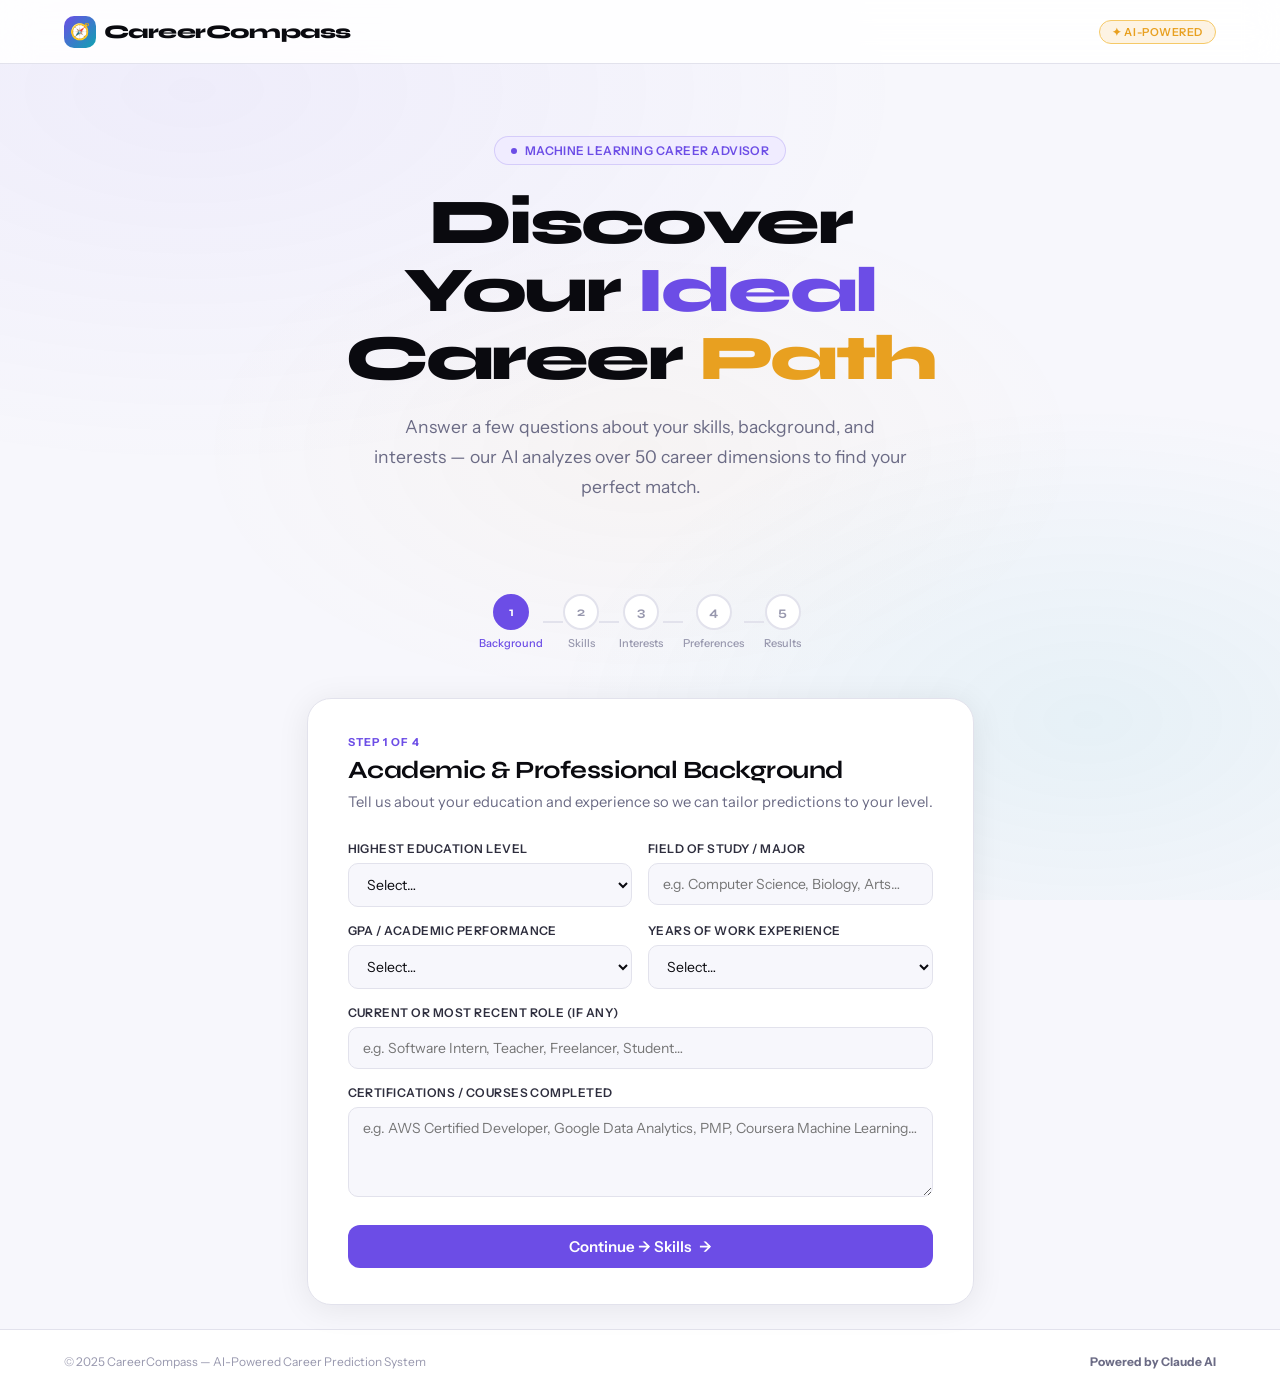
<file: career_predictor.html>
<!DOCTYPE html>
<html lang="en">
<head>
<meta charset="UTF-8">
<meta name="viewport" content="width=device-width, initial-scale=1.0">
<title>CareerCompass — AI Career Prediction</title>
<link rel="preconnect" href="https://fonts.googleapis.com">
<link href="https://fonts.googleapis.com/css2?family=Syne:wght@400;500;600;700;800&family=Instrument+Sans:ital,wght@0,400;0,500;0,600;1,400&display=swap" rel="stylesheet">
<style>
:root {
  --ink: #0a0a0f;
  --ink2: #1c1c26;
  --ink3: #2e2e3e;
  --muted: #6b6b85;
  --faint: #9898ae;
  --border: #e2e2ec;
  --surface: #f7f7fc;
  --white: #ffffff;
  --gold: #e8a020;
  --gold-light: #fdf3e3;
  --gold-mid: #f5c968;
  --teal: #0fa3b1;
  --teal-light: #e5f6f8;
  --violet: #6c4de6;
  --violet-light: #f0ecff;
  --rose: #e8405a;
  --rose-light: #fff0f3;
  --green: #1fa868;
  --green-light: #e6f7f0;
  --r: 16px;
  --r2: 24px;
  --shadow: 0 4px 32px rgba(10,10,20,0.08);
  --shadow-lg: 0 12px 64px rgba(10,10,20,0.14);
}

*, *::before, *::after { box-sizing: border-box; margin: 0; padding: 0; }
html { scroll-behavior: smooth; }

body {
  font-family: 'Instrument Sans', sans-serif;
  background: var(--surface);
  color: var(--ink);
  min-height: 100vh;
  overflow-x: hidden;
}

/* ── BACKGROUND MESH ── */
body::before {
  content: '';
  position: fixed; inset: 0; z-index: 0; pointer-events: none;
  background:
    radial-gradient(ellipse 80vw 60vh at 15% 10%, rgba(108,77,230,0.06) 0%, transparent 70%),
    radial-gradient(ellipse 60vw 50vh at 85% 80%, rgba(15,163,177,0.07) 0%, transparent 70%),
    radial-gradient(ellipse 50vw 40vh at 50% 50%, rgba(232,160,32,0.04) 0%, transparent 70%);
}

/* ── LAYOUT ── */
.shell { position: relative; z-index: 1; min-height: 100vh; display: flex; flex-direction: column; }

/* ── NAV ── */
nav {
  background: rgba(255,255,255,0.88);
  backdrop-filter: blur(16px);
  border-bottom: 1px solid var(--border);
  padding: 0 5vw;
  display: flex; align-items: center; justify-content: space-between;
  height: 64px;
  position: sticky; top: 0; z-index: 100;
}
.nav-brand {
  font-family: 'Syne', sans-serif;
  font-weight: 800; font-size: 1.2rem;
  letter-spacing: -0.03em; color: var(--ink);
  display: flex; align-items: center; gap: 8px;
}
.nav-brand .compass {
  width: 32px; height: 32px;
  background: linear-gradient(135deg, var(--violet), var(--teal));
  border-radius: 10px;
  display: flex; align-items: center; justify-content: center;
  font-size: 16px;
}
.nav-pill {
  background: var(--gold-light);
  color: var(--gold);
  font-size: 11px; font-weight: 600;
  padding: 4px 12px; border-radius: 20px;
  border: 1px solid var(--gold-mid);
  letter-spacing: 0.05em; text-transform: uppercase;
}

/* ── HERO ── */
.hero {
  padding: 72px 5vw 56px;
  text-align: center;
  max-width: 760px; margin: 0 auto;
}
.hero-kicker {
  display: inline-flex; align-items: center; gap: 8px;
  background: var(--violet-light); color: var(--violet);
  font-size: 12px; font-weight: 600;
  padding: 6px 16px; border-radius: 20px;
  border: 1px solid rgba(108,77,230,0.2);
  margin-bottom: 24px; letter-spacing: 0.04em; text-transform: uppercase;
}
.hero-kicker .dot { width: 6px; height: 6px; border-radius: 50%; background: var(--violet); animation: pulse 2s ease-in-out infinite; }
@keyframes pulse { 0%,100%{opacity:1;transform:scale(1)} 50%{opacity:0.4;transform:scale(1.5)} }

.hero h1 {
  font-family: 'Syne', sans-serif;
  font-size: clamp(2.4rem, 6vw, 4rem);
  font-weight: 800; line-height: 1.06;
  letter-spacing: -0.04em; color: var(--ink);
  margin-bottom: 20px;
}
.hero h1 em { font-style: normal; color: var(--violet); }
.hero h1 .gold { color: var(--gold); }

.hero p {
  font-size: 1.1rem; color: var(--muted);
  line-height: 1.7; max-width: 540px; margin: 0 auto 36px;
  font-weight: 400;
}

/* ── PROGRESS TRACK ── */
.progress-track {
  max-width: 680px; margin: 0 auto 48px;
  display: flex; align-items: center; gap: 0;
}
.track-step {
  display: flex; flex-direction: column; align-items: center; gap: 6px;
  flex: 1; cursor: pointer;
}
.track-step .circle {
  width: 36px; height: 36px; border-radius: 50%;
  border: 2px solid var(--border);
  background: var(--white);
  display: flex; align-items: center; justify-content: center;
  font-family: 'Syne', sans-serif; font-size: 13px; font-weight: 700;
  color: var(--faint); transition: all 0.3s ease;
  position: relative; z-index: 1;
}
.track-step .step-label {
  font-size: 11px; font-weight: 500; color: var(--faint);
  text-align: center; transition: color 0.3s; white-space: nowrap;
}
.track-step.active .circle { border-color: var(--violet); background: var(--violet); color: #fff; }
.track-step.active .step-label { color: var(--violet); }
.track-step.done .circle { border-color: var(--green); background: var(--green); color: #fff; }
.track-step.done .step-label { color: var(--green); }

.track-connector {
  flex: 1; height: 2px; background: var(--border);
  max-width: 80px; min-width: 20px;
  transition: background 0.3s;
}
.track-connector.done { background: var(--green); }

/* ── STEP CARD ── */
.step-card {
  background: var(--white);
  border: 1px solid var(--border);
  border-radius: var(--r2);
  padding: 36px 40px;
  max-width: 820px; margin: 0 auto 24px;
  box-shadow: var(--shadow);
  animation: slideUp 0.4s cubic-bezier(0.25,1,0.5,1) both;
  display: none;
}
.step-card.active { display: block; }
@keyframes slideUp {
  from { opacity:0; transform: translateY(20px); }
  to   { opacity:1; transform: translateY(0); }
}

.step-card-header { margin-bottom: 28px; }
.step-number {
  font-size: 11px; font-weight: 700; letter-spacing: 0.1em; text-transform: uppercase;
  color: var(--violet); margin-bottom: 6px;
}
.step-card-header h2 {
  font-family: 'Syne', sans-serif;
  font-size: 1.55rem; font-weight: 700;
  letter-spacing: -0.02em; color: var(--ink); margin-bottom: 6px;
}
.step-card-header p { font-size: 0.92rem; color: var(--muted); line-height: 1.5; }

/* ── FORM ELEMENTS ── */
.form-row { display: grid; grid-template-columns: 1fr 1fr; gap: 16px; margin-bottom: 16px; }
.form-row.trio { grid-template-columns: 1fr 1fr 1fr; }
.form-row.solo { grid-template-columns: 1fr; }
.fg { display: flex; flex-direction: column; gap: 7px; }
.fg label {
  font-size: 12px; font-weight: 600; letter-spacing: 0.04em; text-transform: uppercase;
  color: var(--ink3);
}
.fg input, .fg select, .fg textarea {
  border: 1.5px solid var(--border);
  border-radius: 10px;
  padding: 11px 14px;
  font-family: 'Instrument Sans', sans-serif;
  font-size: 14px; color: var(--ink);
  background: var(--surface);
  outline: none; transition: border-color 0.2s, background 0.2s;
  width: 100%;
}
.fg input:focus, .fg select:focus, .fg textarea:focus {
  border-color: var(--violet); background: var(--white);
}
.fg textarea { resize: vertical; min-height: 90px; }

/* ── CHIP GRID ── */
.chip-section { margin-bottom: 20px; }
.chip-section-label {
  font-size: 12px; font-weight: 600; letter-spacing: 0.04em; text-transform: uppercase;
  color: var(--ink3); margin-bottom: 10px; display: block;
}
.chip-grid { display: flex; flex-wrap: wrap; gap: 8px; }
.chip {
  display: inline-flex; align-items: center; gap: 5px;
  border: 1.5px solid var(--border); background: var(--surface);
  color: var(--muted); font-size: 13px; font-weight: 500;
  padding: 6px 13px; border-radius: 20px;
  cursor: pointer; transition: all 0.18s; user-select: none;
}
.chip:hover { border-color: var(--violet); color: var(--violet); background: var(--violet-light); }
.chip.sel { border-color: var(--violet); background: var(--violet-light); color: var(--violet); }
.chip.sel-teal { border-color: var(--teal); background: var(--teal-light); color: var(--teal); }
.chip.sel-gold { border-color: var(--gold); background: var(--gold-light); color: var(--gold); }

/* ── SLIDER ── */
.slider-group { margin-bottom: 18px; }
.slider-header { display: flex; justify-content: space-between; align-items: center; margin-bottom: 8px; }
.slider-label { font-size: 13px; font-weight: 500; color: var(--ink); }
.slider-val {
  font-family: 'Syne', sans-serif; font-size: 14px; font-weight: 700;
  color: var(--violet); background: var(--violet-light);
  padding: 2px 10px; border-radius: 6px;
}
input[type=range] {
  width: 100%; height: 4px; appearance: none;
  background: linear-gradient(to right, var(--violet) var(--pct, 50%), var(--border) var(--pct, 50%));
  border-radius: 4px; outline: none; cursor: pointer;
}
input[type=range]::-webkit-slider-thumb {
  appearance: none; width: 18px; height: 18px;
  border-radius: 50%; background: var(--violet);
  border: 2px solid #fff; box-shadow: 0 2px 8px rgba(108,77,230,0.35);
  transition: transform 0.15s;
}
input[type=range]::-webkit-slider-thumb:hover { transform: scale(1.2); }

/* ── RATING STARS ── */
.star-rating { display: flex; gap: 6px; }
.star {
  font-size: 22px; cursor: pointer; color: var(--border);
  transition: color 0.15s, transform 0.15s;
}
.star.on { color: var(--gold-mid); }
.star:hover { transform: scale(1.2); }

/* ── BUTTONS ── */
.btn-row { display: flex; gap: 12px; margin-top: 28px; }
.btn {
  display: inline-flex; align-items: center; gap: 8px;
  padding: 12px 28px; border-radius: 12px;
  font-family: 'Instrument Sans', sans-serif;
  font-size: 15px; font-weight: 600;
  cursor: pointer; border: none; transition: all 0.2s;
  text-decoration: none;
}
.btn-primary {
  background: var(--violet); color: #fff; flex: 1; justify-content: center;
}
.btn-primary:hover { background: #5a3fd4; transform: translateY(-1px); box-shadow: 0 6px 24px rgba(108,77,230,0.35); }
.btn-secondary {
  background: var(--surface); color: var(--muted); border: 1.5px solid var(--border);
}
.btn-secondary:hover { border-color: var(--muted); color: var(--ink); }
.btn:disabled { opacity: 0.5; cursor: not-allowed; transform: none !important; }

/* ── ANALYZING STATE ── */
#analyzingScreen {
  display: none; text-align: center;
  padding: 60px 40px;
  max-width: 820px; margin: 0 auto 24px;
}
#analyzingScreen.active { display: block; }

.analyze-orb {
  width: 90px; height: 90px;
  border-radius: 50%;
  background: linear-gradient(135deg, var(--violet), var(--teal));
  display: flex; align-items: center; justify-content: center;
  margin: 0 auto 24px; font-size: 36px;
  animation: orb-pulse 2s ease-in-out infinite;
  box-shadow: 0 0 0 0 rgba(108,77,230,0.4);
}
@keyframes orb-pulse {
  0%,100% { box-shadow: 0 0 0 0 rgba(108,77,230,0.4); transform: scale(1); }
  50% { box-shadow: 0 0 0 20px rgba(108,77,230,0); transform: scale(1.05); }
}
.analyze-title {
  font-family: 'Syne', sans-serif;
  font-size: 1.6rem; font-weight: 700;
  letter-spacing: -0.02em; color: var(--ink); margin-bottom: 8px;
}
.analyze-sub { color: var(--muted); font-size: 0.95rem; margin-bottom: 32px; }

.steps-list { max-width: 340px; margin: 0 auto; text-align: left; }
.step-item {
  display: flex; align-items: center; gap: 12px;
  padding: 10px 0; border-bottom: 1px solid var(--border);
  font-size: 13.5px; color: var(--faint);
  transition: color 0.3s;
}
.step-item:last-child { border-bottom: none; }
.step-item .check {
  width: 22px; height: 22px; border-radius: 50%;
  border: 2px solid var(--border);
  display: flex; align-items: center; justify-content: center;
  font-size: 10px; color: transparent;
  transition: all 0.3s; flex-shrink: 0;
}
.step-item.done .check { background: var(--green); border-color: var(--green); color: #fff; }
.step-item.done { color: var(--ink); }
.step-item.running { color: var(--violet); }
.step-item.running .check { border-color: var(--violet); animation: spin 1s linear infinite; }
@keyframes spin { to { transform: rotate(360deg); } }

/* ── RESULTS ── */
#resultsSection {
  display: none; max-width: 820px; margin: 0 auto;
  animation: slideUp 0.5s cubic-bezier(0.25,1,0.5,1) both;
}
#resultsSection.active { display: block; }

.results-header {
  background: linear-gradient(135deg, var(--violet) 0%, var(--teal) 100%);
  border-radius: var(--r2);
  padding: 36px 40px; margin-bottom: 20px; color: #fff;
  position: relative; overflow: hidden;
}
.results-header::before {
  content: '';
  position: absolute; inset: 0;
  background: url("data:image/svg+xml,%3Csvg width='60' height='60' viewBox='0 0 60 60' xmlns='http://www.w3.org/2000/svg'%3E%3Cg fill='none' fill-rule='evenodd'%3E%3Cg fill='%23ffffff' fill-opacity='0.05'%3E%3Ccircle cx='30' cy='30' r='20'/%3E%3C/g%3E%3C/g%3E%3C/svg%3E");
}
.results-header h2 {
  font-family: 'Syne', sans-serif;
  font-size: 1.6rem; font-weight: 800;
  letter-spacing: -0.03em; margin-bottom: 6px; position: relative;
}
.results-header p { opacity: 0.82; font-size: 0.95rem; line-height: 1.5; position: relative; }
.results-meta {
  display: flex; gap: 20px; margin-top: 20px; flex-wrap: wrap; position: relative;
}
.r-meta-chip {
  background: rgba(255,255,255,0.18);
  backdrop-filter: blur(8px);
  border: 1px solid rgba(255,255,255,0.25);
  padding: 6px 14px; border-radius: 20px;
  font-size: 12px; font-weight: 600; color: #fff;
}

/* ── CAREER CARD ── */
.career-cards { display: flex; flex-direction: column; gap: 16px; margin-bottom: 20px; }

.career-card {
  background: var(--white); border: 1.5px solid var(--border);
  border-radius: 20px; overflow: hidden;
  box-shadow: var(--shadow);
  transition: transform 0.25s, box-shadow 0.25s;
  animation: slideUp 0.4s cubic-bezier(0.25,1,0.5,1) both;
}
.career-card:hover { transform: translateY(-3px); box-shadow: var(--shadow-lg); }
.career-card:nth-child(1) { animation-delay: 0.05s; }
.career-card:nth-child(2) { animation-delay: 0.1s; }
.career-card:nth-child(3) { animation-delay: 0.15s; }

.cc-top {
  padding: 24px 28px 20px;
  display: flex; align-items: flex-start; justify-content: space-between; gap: 12px;
  border-bottom: 1px solid var(--border);
}
.cc-left { flex: 1; }
.cc-rank {
  font-size: 11px; font-weight: 700; letter-spacing: 0.08em; text-transform: uppercase;
  margin-bottom: 5px;
}
.rank-1 .cc-rank { color: var(--gold); }
.rank-2 .cc-rank { color: var(--teal); }
.rank-3 .cc-rank { color: var(--violet); }

.cc-title {
  font-family: 'Syne', sans-serif;
  font-size: 1.25rem; font-weight: 700;
  letter-spacing: -0.02em; color: var(--ink); margin-bottom: 4px;
}
.cc-field {
  font-size: 13px; color: var(--muted); font-style: italic;
}
.cc-match {
  display: flex; flex-direction: column; align-items: flex-end; gap: 6px;
  flex-shrink: 0;
}
.match-pct {
  font-family: 'Syne', sans-serif;
  font-size: 2rem; font-weight: 800;
  line-height: 1;
}
.rank-1 .match-pct { color: var(--gold); }
.rank-2 .match-pct { color: var(--teal); }
.rank-3 .match-pct { color: var(--violet); }
.match-label { font-size: 11px; color: var(--faint); font-weight: 500; }

.match-bar-wrap { width: 80px; }
.match-bar { height: 4px; background: var(--border); border-radius: 3px; overflow: hidden; }
.match-fill {
  height: 100%; border-radius: 3px; width: 0;
  transition: width 1s cubic-bezier(0.25,1,0.5,1);
}
.rank-1 .match-fill { background: var(--gold); }
.rank-2 .match-fill { background: var(--teal); }
.rank-3 .match-fill { background: var(--violet); }

.cc-body { padding: 20px 28px; }
.cc-section { margin-bottom: 18px; }
.cc-section:last-child { margin-bottom: 0; }
.cc-section-title {
  font-size: 11px; font-weight: 700; letter-spacing: 0.08em; text-transform: uppercase;
  color: var(--muted); margin-bottom: 10px;
  display: flex; align-items: center; gap: 6px;
}
.cc-section-title::after {
  content: ''; flex: 1; height: 1px; background: var(--border);
}
.cc-text { font-size: 13.5px; color: var(--ink3); line-height: 1.65; }

.pill-list { display: flex; flex-wrap: wrap; gap: 6px; }
.pill {
  font-size: 12px; font-weight: 500;
  padding: 4px 11px; border-radius: 20px;
}
.pill-tech { background: var(--violet-light); color: var(--violet); }
.pill-skill { background: var(--teal-light); color: var(--teal); }
.pill-learn { background: var(--gold-light); color: var(--gold); }
.pill-job   { background: var(--green-light); color: var(--green); }

.salary-badge {
  display: inline-flex; align-items: center; gap: 6px;
  background: var(--green-light); color: var(--green);
  font-size: 13px; font-weight: 600;
  padding: 6px 14px; border-radius: 10px;
  border: 1px solid rgba(31,168,104,0.25);
}

/* ── ROADMAP ── */
.roadmap { display: flex; flex-direction: column; gap: 0; }
.roadmap-phase {
  display: flex; gap: 16px; position: relative;
}
.roadmap-phase::before {
  content: '';
  position: absolute; left: 15px; top: 32px; bottom: -16px;
  width: 2px; background: var(--border);
}
.roadmap-phase:last-child::before { display: none; }
.phase-dot {
  width: 32px; height: 32px; border-radius: 50%;
  display: flex; align-items: center; justify-content: center;
  font-size: 13px; font-weight: 700; color: #fff;
  flex-shrink: 0; margin-top: 2px; z-index: 1;
}
.phase-1 .phase-dot { background: var(--violet); }
.phase-2 .phase-dot { background: var(--teal); }
.phase-3 .phase-dot { background: var(--gold); }
.phase-content { padding-bottom: 20px; flex: 1; }
.phase-label { font-size: 11px; font-weight: 700; color: var(--muted); text-transform: uppercase; letter-spacing: 0.06em; margin-bottom: 3px; }
.phase-title { font-family: 'Syne', sans-serif; font-size: 0.95rem; font-weight: 700; color: var(--ink); margin-bottom: 5px; }
.phase-desc { font-size: 12.5px; color: var(--muted); line-height: 1.55; }

/* ── INSIGHTS PANEL ── */
.insights-panel {
  background: var(--white); border: 1.5px solid var(--border);
  border-radius: 20px; padding: 28px; margin-bottom: 20px;
  box-shadow: var(--shadow);
}
.insights-panel h3 {
  font-family: 'Syne', sans-serif;
  font-size: 1.1rem; font-weight: 700;
  letter-spacing: -0.02em; color: var(--ink); margin-bottom: 20px;
}
.insight-grid { display: grid; grid-template-columns: 1fr 1fr; gap: 12px; }
.insight-item {
  background: var(--surface); border: 1px solid var(--border);
  border-radius: 12px; padding: 16px;
}
.insight-icon { font-size: 22px; margin-bottom: 8px; }
.insight-label { font-size: 11px; font-weight: 600; color: var(--muted); text-transform: uppercase; letter-spacing: 0.04em; margin-bottom: 4px; }
.insight-value { font-size: 13.5px; font-weight: 500; color: var(--ink); line-height: 1.5; }

/* ── ACTION ROW ── */
.action-row {
  display: flex; gap: 12px; margin-bottom: 48px; flex-wrap: wrap;
}
.btn-restart {
  background: var(--surface); color: var(--muted);
  border: 1.5px solid var(--border);
  padding: 12px 24px; border-radius: 12px;
  font-family: 'Instrument Sans', sans-serif;
  font-size: 14px; font-weight: 600;
  cursor: pointer; transition: all 0.2s;
  display: flex; align-items: center; gap: 8px;
}
.btn-restart:hover { border-color: var(--violet); color: var(--violet); }

/* ── ERROR BOX ── */
.err-box {
  background: var(--rose-light); border: 1.5px solid rgba(232,64,90,0.3);
  border-radius: 16px; padding: 24px; margin-bottom: 16px;
}
.err-box h3 { font-family: 'Syne', sans-serif; font-size: 1rem; font-weight: 700; color: var(--rose); margin-bottom: 6px; }
.err-box p { font-size: 13px; color: #c0394f; line-height: 1.5; }

/* ── FOOTER ── */
footer {
  margin-top: auto; padding: 24px 5vw;
  border-top: 1px solid var(--border);
  display: flex; align-items: center; justify-content: space-between;
  font-size: 12px; color: var(--faint);
  background: var(--white);
}
footer strong { color: var(--muted); }

/* ── RESPONSIVE ── */
@media (max-width: 640px) {
  .step-card { padding: 24px 20px; }
  .form-row, .form-row.trio { grid-template-columns: 1fr; }
  .cc-top { flex-direction: column; }
  .insight-grid { grid-template-columns: 1fr; }
  .results-header { padding: 24px 20px; }
  .cc-body { padding: 16px 20px; }
  .progress-track { gap: 0; }
  .track-step .step-label { display: none; }
}
</style>
</head>
<body>
<div class="shell">

<!-- NAV -->
<nav>
  <div class="nav-brand">
    <div class="compass">🧭</div>
    CareerCompass
  </div>
  <span class="nav-pill">✦ AI-Powered</span>
</nav>

<!-- HERO -->
<div class="hero">
  <div class="hero-kicker"><span class="dot"></span> Machine Learning Career Advisor</div>
  <h1>Discover Your <em>Ideal</em><br>Career <span class="gold">Path</span></h1>
  <p>Answer a few questions about your skills, background, and interests — our AI analyzes over 50 career dimensions to find your perfect match.</p>
</div>

<!-- PROGRESS TRACK -->
<div class="progress-track" id="progressTrack">
  <div class="track-step active" id="ts1">
    <div class="circle">1</div>
    <div class="step-label">Background</div>
  </div>
  <div class="track-connector" id="tc1"></div>
  <div class="track-step" id="ts2">
    <div class="circle">2</div>
    <div class="step-label">Skills</div>
  </div>
  <div class="track-connector" id="tc2"></div>
  <div class="track-step" id="ts3">
    <div class="circle">3</div>
    <div class="step-label">Interests</div>
  </div>
  <div class="track-connector" id="tc3"></div>
  <div class="track-step" id="ts4">
    <div class="circle">4</div>
    <div class="step-label">Preferences</div>
  </div>
  <div class="track-connector" id="tc4"></div>
  <div class="track-step" id="ts5">
    <div class="circle">5</div>
    <div class="step-label">Results</div>
  </div>
</div>

<!-- ══════════ STEP 1: BACKGROUND ══════════ -->
<div class="step-card active" id="step1">
  <div class="step-card-header">
    <div class="step-number">Step 1 of 4</div>
    <h2>Academic & Professional Background</h2>
    <p>Tell us about your education and experience so we can tailor predictions to your level.</p>
  </div>

  <div class="form-row">
    <div class="fg">
      <label>Highest Education Level</label>
      <select id="edu">
        <option value="">Select…</option>
        <option>High School / +2</option>
        <option>Bachelor's Degree</option>
        <option>Master's Degree</option>
        <option>PhD / Doctorate</option>
        <option>Diploma / Vocational</option>
        <option>Self-taught / Bootcamp</option>
      </select>
    </div>
    <div class="fg">
      <label>Field of Study / Major</label>
      <input type="text" id="major" placeholder="e.g. Computer Science, Biology, Arts…">
    </div>
  </div>

  <div class="form-row">
    <div class="fg">
      <label>GPA / Academic Performance</label>
      <select id="gpa">
        <option value="">Select…</option>
        <option>Excellent (3.7+/4.0 or A grade)</option>
        <option>Good (3.0–3.7 or B grade)</option>
        <option>Average (2.5–3.0 or C grade)</option>
        <option>Below Average</option>
        <option>Not Applicable</option>
      </select>
    </div>
    <div class="fg">
      <label>Years of Work Experience</label>
      <select id="exp">
        <option value="">Select…</option>
        <option>No experience (Student)</option>
        <option>Less than 1 year</option>
        <option>1–2 years</option>
        <option>3–5 years</option>
        <option>5–10 years</option>
        <option>10+ years</option>
      </select>
    </div>
  </div>

  <div class="form-row solo">
    <div class="fg">
      <label>Current or Most Recent Role (if any)</label>
      <input type="text" id="currentRole" placeholder="e.g. Software Intern, Teacher, Freelancer, Student…">
    </div>
  </div>

  <div class="form-row solo">
    <div class="fg">
      <label>Certifications / Courses Completed</label>
      <textarea id="certs" placeholder="e.g. AWS Certified Developer, Google Data Analytics, PMP, Coursera Machine Learning…"></textarea>
    </div>
  </div>

  <div class="btn-row">
    <button class="btn btn-primary" onclick="goStep(2)">Continue → Skills <span>→</span></button>
  </div>
</div>

<!-- ══════════ STEP 2: SKILLS ══════════ -->
<div class="step-card" id="step2">
  <div class="step-card-header">
    <div class="step-number">Step 2 of 4</div>
    <h2>Skills & Competencies</h2>
    <p>Select all skills you have and rate your confidence level in each key area.</p>
  </div>

  <div class="chip-section">
    <span class="chip-section-label">Technical Skills (select all that apply)</span>
    <div class="chip-grid" id="techChips">
      <div class="chip" data-cat="tech" onclick="toggleChip(this)">Python</div>
      <div class="chip" data-cat="tech" onclick="toggleChip(this)">JavaScript</div>
      <div class="chip" data-cat="tech" onclick="toggleChip(this)">Java / Kotlin</div>
      <div class="chip" data-cat="tech" onclick="toggleChip(this)">C / C++</div>
      <div class="chip" data-cat="tech" onclick="toggleChip(this)">SQL / Databases</div>
      <div class="chip" data-cat="tech" onclick="toggleChip(this)">Machine Learning</div>
      <div class="chip" data-cat="tech" onclick="toggleChip(this)">Data Analysis</div>
      <div class="chip" data-cat="tech" onclick="toggleChip(this)">Web Development</div>
      <div class="chip" data-cat="tech" onclick="toggleChip(this)">Mobile Development</div>
      <div class="chip" data-cat="tech" onclick="toggleChip(this)">Cloud (AWS/GCP/Azure)</div>
      <div class="chip" data-cat="tech" onclick="toggleChip(this)">DevOps / CI-CD</div>
      <div class="chip" data-cat="tech" onclick="toggleChip(this)">UI/UX Design</div>
      <div class="chip" data-cat="tech" onclick="toggleChip(this)">Cybersecurity</div>
      <div class="chip" data-cat="tech" onclick="toggleChip(this)">Networking</div>
      <div class="chip" data-cat="tech" onclick="toggleChip(this)">Statistics / Math</div>
      <div class="chip" data-cat="tech" onclick="toggleChip(this)">CAD / Engineering Tools</div>
      <div class="chip" data-cat="tech" onclick="toggleChip(this)">Biology / Lab Skills</div>
      <div class="chip" data-cat="tech" onclick="toggleChip(this)">Finance / Accounting</div>
      <div class="chip" data-cat="tech" onclick="toggleChip(this)">Legal Research</div>
      <div class="chip" data-cat="tech" onclick="toggleChip(this)">Content / Copywriting</div>
    </div>
  </div>

  <div class="chip-section">
    <span class="chip-section-label">Soft Skills (select all that apply)</span>
    <div class="chip-grid" id="softChips">
      <div class="chip" data-cat="soft" onclick="toggleChip(this,'sel-teal')">Leadership</div>
      <div class="chip" data-cat="soft" onclick="toggleChip(this,'sel-teal')">Communication</div>
      <div class="chip" data-cat="soft" onclick="toggleChip(this,'sel-teal')">Problem Solving</div>
      <div class="chip" data-cat="soft" onclick="toggleChip(this,'sel-teal')">Critical Thinking</div>
      <div class="chip" data-cat="soft" onclick="toggleChip(this,'sel-teal')">Teamwork</div>
      <div class="chip" data-cat="soft" onclick="toggleChip(this,'sel-teal')">Creativity</div>
      <div class="chip" data-cat="soft" onclick="toggleChip(this,'sel-teal')">Project Management</div>
      <div class="chip" data-cat="soft" onclick="toggleChip(this,'sel-teal')">Adaptability</div>
      <div class="chip" data-cat="soft" onclick="toggleChip(this,'sel-teal')">Attention to Detail</div>
      <div class="chip" data-cat="soft" onclick="toggleChip(this,'sel-teal')">Public Speaking</div>
      <div class="chip" data-cat="soft" onclick="toggleChip(this,'sel-teal')">Research & Analysis</div>
      <div class="chip" data-cat="soft" onclick="toggleChip(this,'sel-teal')">Negotiation</div>
    </div>
  </div>

  <div class="chip-section">
    <span class="chip-section-label">Self-Assess Your Overall Skill Level</span>
    <div class="slider-group">
      <div class="slider-header">
        <span class="slider-label">Technical Proficiency</span>
        <span class="slider-val" id="techVal">5/10</span>
      </div>
      <input type="range" min="1" max="10" value="5" id="techSkill"
        oninput="updateSlider(this,'techVal')">
    </div>
    <div class="slider-group">
      <div class="slider-header">
        <span class="slider-label">Analytical / Problem-Solving Ability</span>
        <span class="slider-val" id="analVal">5/10</span>
      </div>
      <input type="range" min="1" max="10" value="5" id="analSkill"
        oninput="updateSlider(this,'analVal')">
    </div>
    <div class="slider-group">
      <div class="slider-header">
        <span class="slider-label">Communication & People Skills</span>
        <span class="slider-val" id="commVal">5/10</span>
      </div>
      <input type="range" min="1" max="10" value="5" id="commSkill"
        oninput="updateSlider(this,'commVal')">
    </div>
    <div class="slider-group">
      <div class="slider-header">
        <span class="slider-label">Creativity & Innovation</span>
        <span class="slider-val" id="creaVal">5/10</span>
      </div>
      <input type="range" min="1" max="10" value="5" id="creaSkill"
        oninput="updateSlider(this,'creaVal')">
    </div>
  </div>

  <div class="btn-row">
    <button class="btn btn-secondary" onclick="goStep(1)">← Back</button>
    <button class="btn btn-primary" onclick="goStep(3)">Continue → Interests</button>
  </div>
</div>

<!-- ══════════ STEP 3: INTERESTS ══════════ -->
<div class="step-card" id="step3">
  <div class="step-card-header">
    <div class="step-number">Step 3 of 4</div>
    <h2>Passions & Interests</h2>
    <p>What genuinely excites you? This helps us find careers where you'll thrive long-term.</p>
  </div>

  <div class="chip-section">
    <span class="chip-section-label">Domains that interest you most (pick up to 8)</span>
    <div class="chip-grid" id="interestChips">
      <div class="chip" data-cat="interest" onclick="toggleChip(this,'sel-gold')">🤖 Artificial Intelligence</div>
      <div class="chip" data-cat="interest" onclick="toggleChip(this,'sel-gold')">📊 Data & Analytics</div>
      <div class="chip" data-cat="interest" onclick="toggleChip(this,'sel-gold')">🌐 Web & Apps</div>
      <div class="chip" data-cat="interest" onclick="toggleChip(this,'sel-gold')">🔒 Cybersecurity</div>
      <div class="chip" data-cat="interest" onclick="toggleChip(this,'sel-gold')">☁️ Cloud Computing</div>
      <div class="chip" data-cat="interest" onclick="toggleChip(this,'sel-gold')">🎨 Design & UX</div>
      <div class="chip" data-cat="interest" onclick="toggleChip(this,'sel-gold')">📱 Mobile Tech</div>
      <div class="chip" data-cat="interest" onclick="toggleChip(this,'sel-gold')">💰 Finance & Fintech</div>
      <div class="chip" data-cat="interest" onclick="toggleChip(this,'sel-gold')">🏥 Healthcare & Biotech</div>
      <div class="chip" data-cat="interest" onclick="toggleChip(this,'sel-gold')">🌿 Environment & Sustainability</div>
      <div class="chip" data-cat="interest" onclick="toggleChip(this,'sel-gold')">📚 Education & Research</div>
      <div class="chip" data-cat="interest" onclick="toggleChip(this,'sel-gold')">⚖️ Law & Policy</div>
      <div class="chip" data-cat="interest" onclick="toggleChip(this,'sel-gold')">🏗️ Engineering & Manufacturing</div>
      <div class="chip" data-cat="interest" onclick="toggleChip(this,'sel-gold')">✈️ Travel & Hospitality</div>
      <div class="chip" data-cat="interest" onclick="toggleChip(this,'sel-gold')">🎬 Media & Entertainment</div>
      <div class="chip" data-cat="interest" onclick="toggleChip(this,'sel-gold')">🚀 Entrepreneurship</div>
      <div class="chip" data-cat="interest" onclick="toggleChip(this,'sel-gold')">🛒 Marketing & Sales</div>
      <div class="chip" data-cat="interest" onclick="toggleChip(this,'sel-gold')">🧬 Science & Research</div>
      <div class="chip" data-cat="interest" onclick="toggleChip(this,'sel-gold')">🏛️ Government & Public Service</div>
      <div class="chip" data-cat="interest" onclick="toggleChip(this,'sel-gold')">🌾 Agriculture & Food</div>
    </div>
  </div>

  <div class="form-row solo" style="margin-top:8px;">
    <div class="fg">
      <label>What problems do you most want to solve in your career?</label>
      <textarea id="passion" placeholder="e.g. I want to build AI tools that help doctors diagnose diseases faster, or create apps that make education accessible…"></textarea>
    </div>
  </div>

  <div class="form-row solo">
    <div class="fg">
      <label>What activities energize you? (hobbies, side projects, etc.)</label>
      <textarea id="hobbies" placeholder="e.g. I enjoy building websites, analysing sports data, teaching others, writing, photography…"></textarea>
    </div>
  </div>

  <div style="margin-bottom:20px;">
    <span class="chip-section-label">Rate your passion for working with…</span>
    <div class="slider-group">
      <div class="slider-header">
        <span class="slider-label">Technology & Computers</span>
        <span class="slider-val" id="techPassVal">5/10</span>
      </div>
      <input type="range" min="1" max="10" value="5" id="techPass"
        oninput="updateSlider(this,'techPassVal')">
    </div>
    <div class="slider-group">
      <div class="slider-header">
        <span class="slider-label">People & Social Impact</span>
        <span class="slider-val" id="peopleVal">5/10</span>
      </div>
      <input type="range" min="1" max="10" value="5" id="peoplePass"
        oninput="updateSlider(this,'peopleVal')">
    </div>
    <div class="slider-group">
      <div class="slider-header">
        <span class="slider-label">Creative & Artistic Work</span>
        <span class="slider-val" id="artVal">5/10</span>
      </div>
      <input type="range" min="1" max="10" value="5" id="artPass"
        oninput="updateSlider(this,'artVal')">
    </div>
  </div>

  <div class="btn-row">
    <button class="btn btn-secondary" onclick="goStep(2)">← Back</button>
    <button class="btn btn-primary" onclick="goStep(4)">Continue → Preferences</button>
  </div>
</div>

<!-- ══════════ STEP 4: PREFERENCES ══════════ -->
<div class="step-card" id="step4">
  <div class="step-card-header">
    <div class="step-number">Step 4 of 4</div>
    <h2>Work Style & Career Preferences</h2>
    <p>Help us understand the kind of environment and career trajectory that suits you best.</p>
  </div>

  <div class="form-row">
    <div class="fg">
      <label>Preferred Work Environment</label>
      <select id="workEnv">
        <option value="">Select…</option>
        <option>Remote / Work from home</option>
        <option>Office / On-site</option>
        <option>Hybrid</option>
        <option>Field / On-location work</option>
        <option>No preference</option>
      </select>
    </div>
    <div class="fg">
      <label>Preferred Team Setting</label>
      <select id="teamPref">
        <option value="">Select…</option>
        <option>Independent / Solo work</option>
        <option>Small team (2–10 people)</option>
        <option>Large organization</option>
        <option>Client-facing / Customer work</option>
        <option>Flexible / Varies</option>
      </select>
    </div>
  </div>

  <div class="form-row">
    <div class="fg">
      <label>Salary Expectation (in 2–3 years)</label>
      <select id="salary">
        <option value="">Select…</option>
        <option>Entry level (below $30k / local equivalent)</option>
        <option>$30k–$60k / mid-range</option>
        <option>$60k–$100k / upper-mid</option>
        <option>$100k+ / high earning</option>
        <option>Not a priority for me</option>
      </select>
    </div>
    <div class="fg">
      <label>Career Growth Priority</label>
      <select id="growth">
        <option value="">Select…</option>
        <option>Rapid advancement / promotions</option>
        <option>Skill mastery / deep expertise</option>
        <option>Work-life balance above all</option>
        <option>Entrepreneurship / building my own thing</option>
        <option>Social impact / mission-driven work</option>
      </select>
    </div>
  </div>

  <div class="form-row">
    <div class="fg">
      <label>Willingness to Relocate / Travel</label>
      <select id="relocate">
        <option value="">Select…</option>
        <option>Yes, open to global opportunities</option>
        <option>Yes, domestically</option>
        <option>Minimal travel only</option>
        <option>No relocation</option>
      </select>
    </div>
    <div class="fg">
      <label>Risk Tolerance</label>
      <select id="risk">
        <option value="">Select…</option>
        <option>High risk — I want to start companies</option>
        <option>Moderate — open to startups</option>
        <option>Low — prefer stable employment</option>
        <option>Very low — government / public sector</option>
      </select>
    </div>
  </div>

  <div class="form-row solo">
    <div class="fg">
      <label>Biggest Career Challenge or Fear</label>
      <textarea id="challenge" placeholder="e.g. I worry I don't have enough technical skills, or I'm not sure which path to commit to, or I have gaps in my resume…"></textarea>
    </div>
  </div>

  <div class="form-row solo">
    <div class="fg">
      <label>One career you've always been curious about (even if unsure)</label>
      <input type="text" id="dreamCareer" placeholder="e.g. AI Researcher, Game Developer, Investment Banker, Doctor, Entrepreneur…">
    </div>
  </div>

  <div class="btn-row">
    <button class="btn btn-secondary" onclick="goStep(3)">← Back</button>
    <button class="btn btn-primary" id="analyzeBtn" onclick="runAnalysis()">
      🔮 Predict My Career Path
    </button>
  </div>
</div>

<!-- ══════════ ANALYZING STATE ══════════ -->
<div id="analyzingScreen">
  <div class="analyze-orb">🧠</div>
  <div class="analyze-title">AI is analyzing your profile…</div>
  <div class="analyze-sub">Our model is processing 50+ career dimensions. This takes about 15 seconds.</div>
  <div class="steps-list">
    <div class="step-item" id="ai1">
      <div class="check">✓</div>
      Compiling your skill matrix
    </div>
    <div class="step-item" id="ai2">
      <div class="check">✓</div>
      Mapping interests to career clusters
    </div>
    <div class="step-item" id="ai3">
      <div class="check">✓</div>
      Running career compatibility model
    </div>
    <div class="step-item" id="ai4">
      <div class="check">✓</div>
      Generating learning roadmaps
    </div>
    <div class="step-item" id="ai5">
      <div class="check">✓</div>
      Finalizing personalized recommendations
    </div>
  </div>
</div>

<!-- ══════════ RESULTS ══════════ -->
<div id="resultsSection">
  <div class="results-header">
    <h2 id="resultsTitle">🎯 Your Career Predictions Are Ready</h2>
    <p id="resultsSubtitle">Based on your profile, here are the top career paths matched to your unique combination of skills, interests, and goals.</p>
    <div class="results-meta" id="resultsMeta"></div>
  </div>

  <!-- Career cards injected here -->
  <div class="career-cards" id="careerCards"></div>

  <!-- Insights panel injected here -->
  <div id="insightsPanel"></div>

  <!-- Error panel (if any) -->
  <div id="errPanel"></div>

  <div class="action-row">
    <button class="btn-restart" onclick="restartApp()">↺ Start Over with New Profile</button>
    <button class="btn-restart" onclick="window.print()">🖨 Print / Save Results</button>
  </div>
</div>

<!-- FOOTER -->
<footer>
  <span>© 2025 CareerCompass &mdash; AI-Powered Career Prediction System</span>
  <strong>Powered by Claude AI</strong>
</footer>

</div><!-- .shell -->

<script>
/* ════════════════════════════════
   STATE
════════════════════════════════ */
const state = {
  currentStep: 1,
  techSkills: [],
  softSkills: [],
  interests: [],
};

/* ════════════════════════════════
   CHIP TOGGLE
════════════════════════════════ */
function toggleChip(el, selClass = 'sel') {
  const cat = el.dataset.cat;
  if (cat === 'interest') {
    const currently = document.querySelectorAll(`[data-cat="interest"].sel-gold`).length;
    if (!el.classList.contains('sel-gold') && currently >= 8) {
      el.style.animation = 'shake 0.3s ease';
      setTimeout(() => el.style.animation = '', 300);
      return;
    }
  }
  el.classList.toggle(selClass);
}

/* ════════════════════════════════
   SLIDER
════════════════════════════════ */
function updateSlider(el, valId) {
  const v = el.value;
  document.getElementById(valId).textContent = v + '/10';
  const pct = ((v - 1) / 9 * 100).toFixed(1);
  el.style.setProperty('--pct', pct + '%');
}
// Init all sliders
document.querySelectorAll('input[type=range]').forEach(r => updateSlider(r, r.id.replace('Skill','Val').replace('Pass','Val').replace('techPass','techPassVal').replace('people','peopleVal').replace('art','artVal')));

// Fix slider id → val mapping
const sliderMap = {
  techSkill: 'techVal', analSkill: 'analVal', commSkill: 'commVal', creaSkill: 'creaVal',
  techPass: 'techPassVal', peoplePass: 'peopleVal', artPass: 'artVal'
};
document.querySelectorAll('input[type=range]').forEach(r => {
  const vid = sliderMap[r.id];
  if (vid) {
    r.oninput = null;
    r.addEventListener('input', () => {
      document.getElementById(vid).textContent = r.value + '/10';
      const pct = ((r.value - 1) / 9 * 100).toFixed(1);
      r.style.setProperty('--pct', pct + '%');
    });
    // init
    document.getElementById(vid).textContent = r.value + '/10';
    r.style.setProperty('--pct', ((r.value - 1)/9*100).toFixed(1) + '%');
  }
});

/* ════════════════════════════════
   NAVIGATION
════════════════════════════════ */
function goStep(n) {
  // Hide all step cards
  document.querySelectorAll('.step-card').forEach(c => c.classList.remove('active'));
  document.getElementById('analyzingScreen').classList.remove('active');
  document.getElementById('resultsSection').classList.remove('active');

  // Update progress track
  for (let i = 1; i <= 5; i++) {
    const ts = document.getElementById('ts' + i);
    ts.classList.remove('active', 'done');
    if (i < n) ts.classList.add('done');
    else if (i === n) ts.classList.add('active');
    if (i < 5) {
      const tc = document.getElementById('tc' + i);
      tc.classList.toggle('done', i < n);
    }
  }

  if (n <= 4) {
    document.getElementById('step' + n).classList.add('active');
    window.scrollTo({ top: 300, behavior: 'smooth' });
  }
  state.currentStep = n;
}

/* ════════════════════════════════
   COLLECT ALL DATA
════════════════════════════════ */
function collectData() {
  const get = id => (document.getElementById(id) || {}).value || '';
  const chips = (cat, selCls) =>
    [...document.querySelectorAll(`[data-cat="${cat}"].${selCls}`)].map(c => c.textContent.trim());

  return {
    education: get('edu'),
    major: get('major'),
    gpa: get('gpa'),
    experience: get('exp'),
    currentRole: get('currentRole'),
    certifications: get('certs'),
    techSkills: chips('tech', 'sel'),
    softSkills: chips('soft', 'sel-teal'),
    interests: chips('interest', 'sel-gold'),
    techProficiency: document.getElementById('techSkill').value,
    analyticalAbility: document.getElementById('analSkill').value,
    communicationSkill: document.getElementById('commSkill').value,
    creativity: document.getElementById('creaSkill').value,
    passionTech: document.getElementById('techPass').value,
    passionPeople: document.getElementById('peoplePass').value,
    passionCreative: document.getElementById('artPass').value,
    passion: get('passion'),
    hobbies: get('hobbies'),
    workEnvironment: get('workEnv'),
    teamPreference: get('teamPref'),
    salaryExpectation: get('salary'),
    careerGrowth: get('growth'),
    willingnessToRelocate: get('relocate'),
    riskTolerance: get('risk'),
    biggestChallenge: get('challenge'),
    dreamCareer: get('dreamCareer'),
  };
}

/* ════════════════════════════════
   ANALYZING ANIMATION
════════════════════════════════ */
async function animateAnalyzing() {
  const steps = ['ai1','ai2','ai3','ai4','ai5'];
  for (let i = 0; i < steps.length; i++) {
    const el = document.getElementById(steps[i]);
    el.classList.add('running');
    await new Promise(r => setTimeout(r, 900 + Math.random() * 600));
    el.classList.remove('running');
    el.classList.add('done');
  }
}

/* ════════════════════════════════
   BUILD PROMPT
════════════════════════════════ */
function buildPrompt(d) {
  return `You are an expert career counselor and AI-powered career prediction system. Analyze the following user profile comprehensively and generate precise career predictions.

## USER PROFILE

**Education:** ${d.education || 'Not specified'} — Major: ${d.major || 'Not specified'}
**Academic Performance:** ${d.gpa || 'Not specified'}
**Work Experience:** ${d.experience || 'Not specified'}
**Current/Recent Role:** ${d.currentRole || 'None'}
**Certifications/Courses:** ${d.certifications || 'None'}

**Technical Skills:** ${d.techSkills.length ? d.techSkills.join(', ') : 'None selected'}
**Soft Skills:** ${d.softSkills.length ? d.softSkills.join(', ') : 'None selected'}
**Skill Self-Ratings (out of 10):**
- Technical Proficiency: ${d.techProficiency}/10
- Analytical/Problem-Solving: ${d.analyticalAbility}/10
- Communication & People: ${d.communicationSkill}/10
- Creativity & Innovation: ${d.creativity}/10

**Interest Domains:** ${d.interests.length ? d.interests.join(', ') : 'None selected'}
**Passion Statement:** ${d.passion || 'Not provided'}
**Hobbies/Activities:** ${d.hobbies || 'Not provided'}
**Passion Ratings (out of 10):**
- Technology & Computers: ${d.passionTech}/10
- People & Social Impact: ${d.passionPeople}/10
- Creative & Artistic: ${d.passionCreative}/10

**Work Preferences:**
- Environment: ${d.workEnvironment || 'No preference'}
- Team Setting: ${d.teamPreference || 'No preference'}
- Salary Expectation: ${d.salaryExpectation || 'Not specified'}
- Career Growth Priority: ${d.careerGrowth || 'Not specified'}
- Willingness to Relocate: ${d.willingnessToRelocate || 'Not specified'}
- Risk Tolerance: ${d.riskTolerance || 'Not specified'}

**Biggest Career Challenge:** ${d.biggestChallenge || 'Not mentioned'}
**Dream Career (curious about):** ${d.dreamCareer || 'Not mentioned'}

---

Based on this comprehensive profile, generate exactly 3 career predictions. Respond ONLY with valid JSON (no markdown fences, no preamble):

{
  "summary": "2-sentence personalized summary of this person's career DNA and unique strengths",
  "profileType": "A creative label for this person's profile (e.g. 'The Analytical Builder', 'The Creative Technologist')",
  "careers": [
    {
      "rank": 1,
      "title": "Specific Job Title",
      "field": "Industry / Domain",
      "matchScore": 92,
      "whyMatch": "3-4 sentences explaining exactly why this career fits THIS person's specific profile, referencing their actual skills and interests",
      "dayInLife": "2-sentence vivid description of a typical workday",
      "requiredSkills": ["Skill 1", "Skill 2", "Skill 3", "Skill 4", "Skill 5"],
      "skillsToLearn": ["Gap Skill 1", "Gap Skill 2", "Gap Skill 3"],
      "jobTitles": ["Entry Role", "Mid-level Role", "Senior Role", "Lead Role"],
      "salaryRange": "$XX,000 – $XXX,000 / year",
      "jobMarket": "High demand / Growing / Saturated / Niche",
      "roadmap": [
        { "phase": "0–6 months", "title": "Foundation", "description": "Specific actions to take now" },
        { "phase": "6–18 months", "title": "Build", "description": "Key skills and projects to develop" },
        { "phase": "18 months+", "title": "Advance", "description": "Career advancement strategy" }
      ],
      "topCompanies": ["Company 1", "Company 2", "Company 3", "Company 4"],
      "resources": ["Resource 1 (platform/book)", "Resource 2", "Resource 3"]
    }
  ],
  "insights": {
    "biggestStrength": "One key strength they have",
    "criticalGap": "The most important skill gap to address",
    "quickWin": "One thing they can do THIS WEEK to move forward",
    "longTermTip": "Strategic 5-year career advice personalized to them",
    "overallReadiness": 72
  }
}`;
}

/* ════════════════════════════════
   RENDER RESULTS
════════════════════════════════ */
function renderResults(data, profile) {
  // Header
  document.getElementById('resultsTitle').textContent = `🎯 ${data.profileType || 'Your Career Predictions'}`;
  document.getElementById('resultsSubtitle').textContent = data.summary || '';
  document.getElementById('resultsMeta').innerHTML = `
    <div class="r-meta-chip">📚 ${profile.education || 'Education captured'}</div>
    <div class="r-meta-chip">⚡ ${profile.techSkills.length + profile.softSkills.length} skills assessed</div>
    <div class="r-meta-chip">🎯 ${profile.interests.length} interest areas</div>
    ${data.insights ? `<div class="r-meta-chip">📈 ${data.insights.overallReadiness || 70}% career readiness</div>` : ''}
  `;

  // Career cards
  const container = document.getElementById('careerCards');
  container.innerHTML = '';
  (data.careers || []).forEach((c, i) => {
    const card = document.createElement('div');
    card.className = `career-card rank-${c.rank || i+1}`;
    card.innerHTML = `
      <div class="cc-top">
        <div class="cc-left">
          <div class="cc-rank">${c.rank === 1 ? '🥇 TOP MATCH' : c.rank === 2 ? '🥈 STRONG FIT' : '🥉 GOOD MATCH'}</div>
          <div class="cc-title">${c.title}</div>
          <div class="cc-field">${c.field}</div>
        </div>
        <div class="cc-match">
          <div class="match-pct">${c.matchScore}%</div>
          <div class="match-label">compatibility</div>
          <div class="match-bar-wrap">
            <div class="match-bar">
              <div class="match-fill" data-w="${c.matchScore}"></div>
            </div>
          </div>
        </div>
      </div>
      <div class="cc-body">

        <div class="cc-section">
          <div class="cc-section-title">Why this fits you</div>
          <div class="cc-text">${c.whyMatch}</div>
        </div>

        <div class="cc-section">
          <div class="cc-section-title">A day in this role</div>
          <div class="cc-text" style="font-style:italic;color:var(--muted)">${c.dayInLife}</div>
        </div>

        <div class="cc-section">
          <div class="cc-section-title">Key skills for this role</div>
          <div class="pill-list">${(c.requiredSkills||[]).map(s=>`<span class="pill pill-tech">${s}</span>`).join('')}</div>
        </div>

        <div class="cc-section">
          <div class="cc-section-title">Skills to develop</div>
          <div class="pill-list">${(c.skillsToLearn||[]).map(s=>`<span class="pill pill-learn">+ ${s}</span>`).join('')}</div>
        </div>

        <div class="cc-section">
          <div class="cc-section-title">Career progression titles</div>
          <div class="pill-list">${(c.jobTitles||[]).map(t=>`<span class="pill pill-job">${t}</span>`).join('')}</div>
        </div>

        <div style="display:flex;gap:12px;flex-wrap:wrap;margin-bottom:18px">
          <div class="salary-badge">💵 ${c.salaryRange}</div>
          <div class="salary-badge" style="background:var(--violet-light);color:var(--violet);border-color:rgba(108,77,230,0.25)">📊 ${c.jobMarket}</div>
        </div>

        <div class="cc-section">
          <div class="cc-section-title">Your learning roadmap</div>
          <div class="roadmap">
            ${(c.roadmap||[]).map((p,pi)=>`
              <div class="roadmap-phase phase-${pi+1}">
                <div class="phase-dot">${pi+1}</div>
                <div class="phase-content">
                  <div class="phase-label">${p.phase}</div>
                  <div class="phase-title">${p.title}</div>
                  <div class="phase-desc">${p.description}</div>
                </div>
              </div>`).join('')}
          </div>
        </div>

        <div class="cc-section">
          <div class="cc-section-title">Top companies hiring</div>
          <div class="pill-list">${(c.topCompanies||[]).map(co=>`<span class="pill pill-skill">🏢 ${co}</span>`).join('')}</div>
        </div>

        <div class="cc-section">
          <div class="cc-section-title">Recommended resources</div>
          <div class="pill-list">${(c.resources||[]).map(r=>`<span class="pill pill-learn">📖 ${r}</span>`).join('')}</div>
        </div>

      </div>`;
    container.appendChild(card);
  });

  // Animate match bars
  setTimeout(() => {
    document.querySelectorAll('.match-fill').forEach(f => {
      f.style.width = (f.dataset.w || 0) + '%';
    });
  }, 400);

  // Insights panel
  if (data.insights) {
    const ins = data.insights;
    document.getElementById('insightsPanel').innerHTML = `
      <div class="insights-panel">
        <h3>🔬 Personalized Career Insights</h3>
        <div class="insight-grid">
          <div class="insight-item">
            <div class="insight-icon">💪</div>
            <div class="insight-label">Your Biggest Strength</div>
            <div class="insight-value">${ins.biggestStrength}</div>
          </div>
          <div class="insight-item">
            <div class="insight-icon">🎯</div>
            <div class="insight-label">Critical Gap to Address</div>
            <div class="insight-value">${ins.criticalGap}</div>
          </div>
          <div class="insight-item">
            <div class="insight-icon">⚡</div>
            <div class="insight-label">Quick Win This Week</div>
            <div class="insight-value">${ins.quickWin}</div>
          </div>
          <div class="insight-item">
            <div class="insight-icon">🔭</div>
            <div class="insight-label">5-Year Strategy</div>
            <div class="insight-value">${ins.longTermTip}</div>
          </div>
        </div>
      </div>`;
  }

  // Show results
  document.getElementById('resultsSection').classList.add('active');

  // Update progress
  for (let i = 1; i <= 5; i++) {
    const ts = document.getElementById('ts' + i);
    ts.classList.remove('active', 'done');
    ts.classList.add('done');
    if (i < 5) document.getElementById('tc' + i).classList.add('done');
  }

  document.getElementById('resultsSection').scrollIntoView({ behavior: 'smooth', block: 'start' });
}

/* ════════════════════════════════
   MAIN ANALYSIS FUNCTION
════════════════════════════════ */
async function runAnalysis() {
  const profile = collectData();

  // Validate minimum data
  if (!profile.education) { alert('Please select your education level in Step 1.'); goStep(1); return; }

  // Show analyzing screen
  document.querySelectorAll('.step-card').forEach(c => c.classList.remove('active'));
  document.getElementById('analyzingScreen').classList.add('active');
  window.scrollTo({ top: 300, behavior: 'smooth' });

  // Start animation (non-blocking)
  const animPromise = animateAnalyzing();

  try {
    const prompt = buildPrompt(profile);

    const res = await fetch('https://api.anthropic.com/v1/messages', {
      method: 'POST',
      headers: { 'Content-Type': 'application/json' },
      body: JSON.stringify({
        model: 'claude-sonnet-4-20250514',
        max_tokens: 3000,
        messages: [{ role: 'user', content: prompt }]
      })
    });

    if (!res.ok) {
      const err = await res.json().catch(() => ({}));
      throw new Error(err.error?.message || `HTTP ${res.status}`);
    }

    const data = await res.json();
    const text = data.content.map(b => b.text || '').join('');
    const clean = text.replace(/```json|```/g, '').trim();

    let parsed;
    try {
      parsed = JSON.parse(clean);
    } catch {
      const m = clean.match(/\{[\s\S]*\}/);
      if (m) parsed = JSON.parse(m[0]);
      else throw new Error('Could not parse AI response.');
    }

    // Wait for animation to finish (at least)
    await animPromise;

    document.getElementById('analyzingScreen').classList.remove('active');
    renderResults(parsed, profile);

  } catch (err) {
    await animPromise;
    document.getElementById('analyzingScreen').classList.remove('active');

    document.getElementById('resultsSection').classList.add('active');
    document.getElementById('errPanel').innerHTML = `
      <div class="err-box">
        <h3>⚠ Analysis could not be completed</h3>
        <p>The AI service returned an error. Please check your connection and try again.</p>
        <p style="margin-top:6px;font-size:12px;opacity:0.7">${err.message}</p>
      </div>`;
    document.getElementById('resultsSection').scrollIntoView({ behavior: 'smooth' });
  }
}

/* ════════════════════════════════
   RESTART
════════════════════════════════ */
function restartApp() {
  // Clear all chips
  document.querySelectorAll('.chip').forEach(c => c.className = 'chip');
  // Clear inputs
  document.querySelectorAll('input[type=text], textarea, select').forEach(el => el.value = '');
  // Reset sliders
  document.querySelectorAll('input[type=range]').forEach(r => {
    r.value = 5;
    const vid = sliderMap[r.id];
    if (vid) {
      document.getElementById(vid).textContent = '5/10';
      r.style.setProperty('--pct', '44.4%');
    }
  });
  // Reset analyze steps
  ['ai1','ai2','ai3','ai4','ai5'].forEach(id => {
    const el = document.getElementById(id);
    el.classList.remove('done','running');
  });
  document.getElementById('careerCards').innerHTML = '';
  document.getElementById('insightsPanel').innerHTML = '';
  document.getElementById('errPanel').innerHTML = '';
  document.getElementById('resultsSection').classList.remove('active');
  goStep(1);
  window.scrollTo({ top: 0, behavior: 'smooth' });
}
</script>
</body>
</html>
</file>
